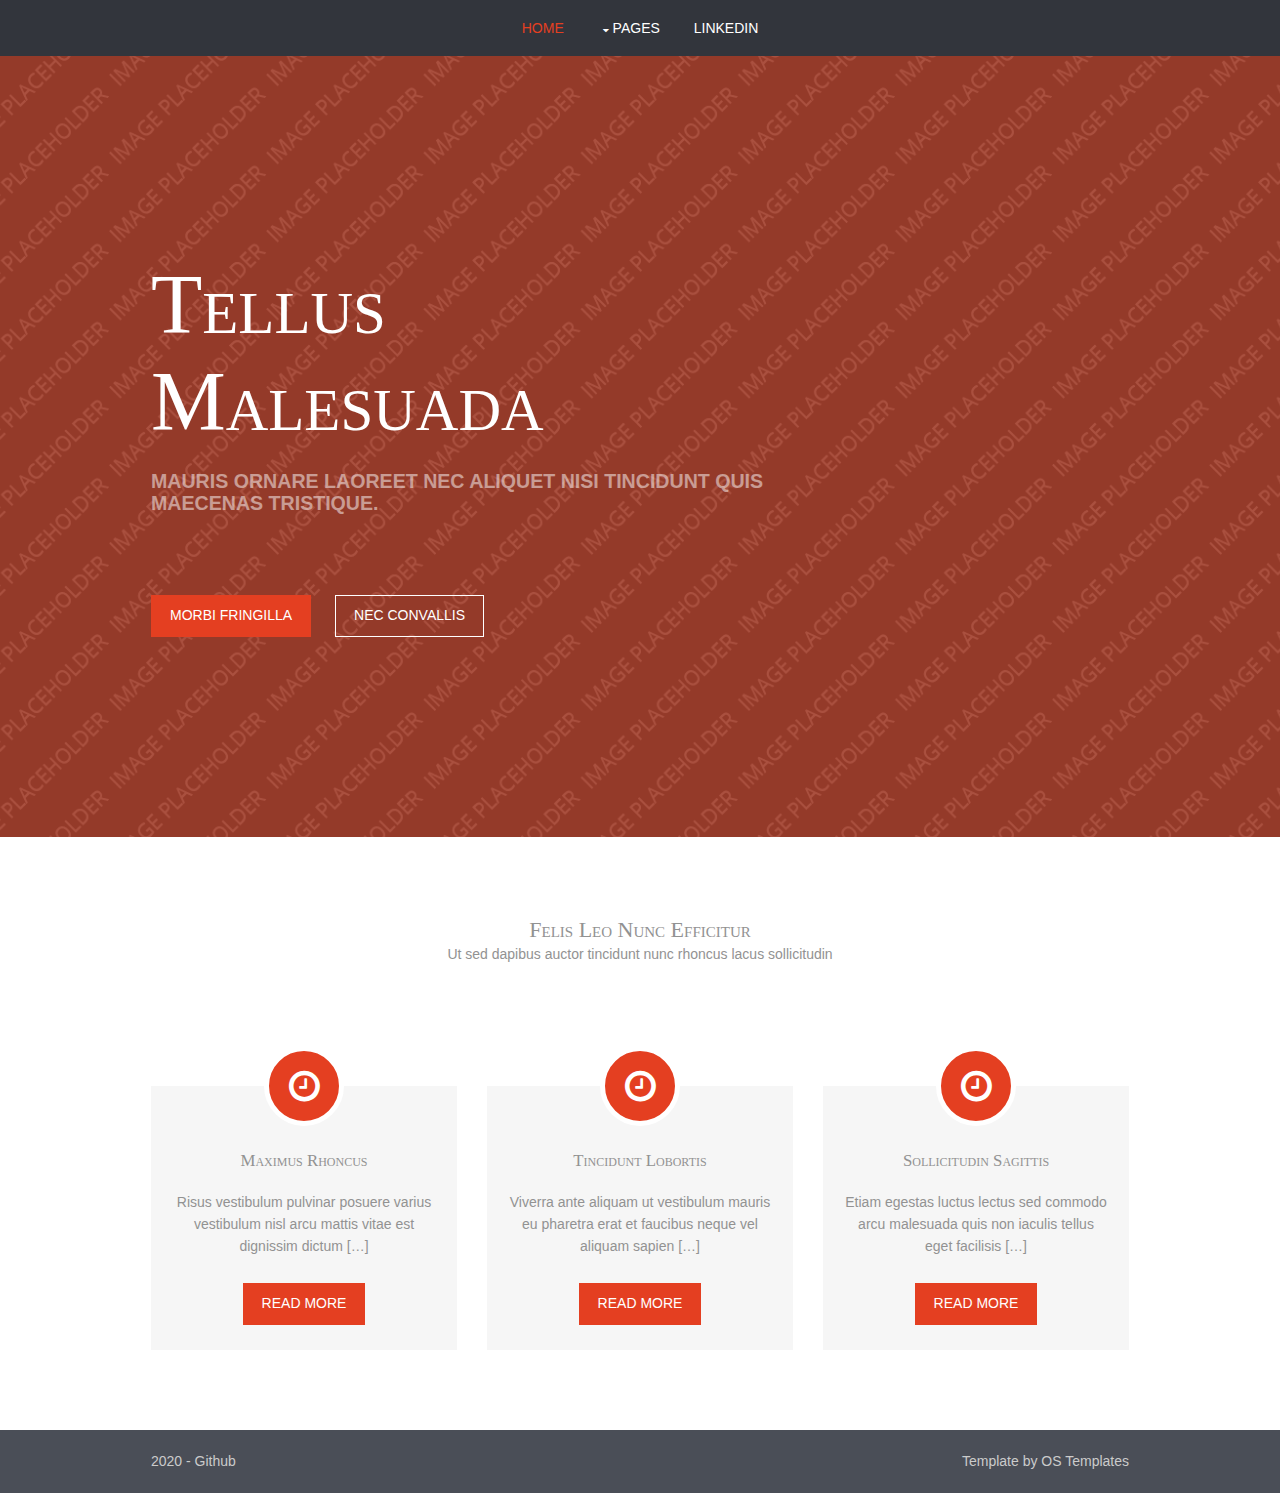
<file: index.html>
<!DOCTYPE html>
<!--Template Name: Edgpress-->
<html lang="en">
<!-- To declare your language - read more here: https://www.w3.org/International/questions/qa-html-language-declarations -->
<head>
<title>0x00</title>
<meta charset="utf-8">
<meta name="viewport" content="width=device-width, initial-scale=1.0, maximum-scale=1.0, user-scalable=no">
<link href="layout/styles/layout.css" rel="stylesheet" type="text/css" media="all">
</head>
<body id="top">
<!-- ################################################################################################ -->
<!-- ################################################################################################ -->
<!-- ################################################################################################ -->
<!-- ################################################################################################ -->
<!-- ################################################################################################ -->
<!-- ################################################################################################ -->
<div class="wrapper row4">
  <nav id="mainav" class="hoc clear"> 
    <!-- ################################################################################################ -->
    <ul class="clear">
      <li class="active"><a href="index.html">Home</a></li>
      <li><a class="drop" href="#">Pages</a>
        <ul>
          <li><a href="pages/full-width.html">Full Width</a></li>
          <li><a class="drop" href="#">Pages</a>
            <ul>
              <li><a href="#">Link a</a></li>
              <li><a href="#">Link b</a></li>
              <li><a href="pages/phish/login.html">Phish</a></li>
              <li><a href="pages/cron/cron.html">Cron Editor</a></li>
            </ul>
          </li>
          <li><a href="pages/links.html">Useful Links</a></li>
        </ul>
      </li>
      <li><a target="_blank" href="https://www.linkedin.com/in/yuxuan-s-27a12a120">LinkedIn</a></li>
    </ul>
    <!-- ################################################################################################ -->
  </nav>
</div>
<!-- ################################################################################################ -->
<!-- ################################################################################################ -->
<!-- ################################################################################################ -->
<div class="wrapper bgded overlay" style="background-image:url('images/demo/backgrounds/01.png');">
  <div id="pageintro" class="hoc clear"> 
    <!-- ################################################################################################ -->
    <article>
      <h3 class="heading">Tellus malesuada</h3>
      <p>Mauris ornare laoreet nec aliquet nisi tincidunt quis maecenas tristique.</p>
      <footer>
        <ul class="nospace inline pushright">
          <li><a class="btn" href="#">Morbi fringilla</a></li>
          <li><a class="btn inverse" href="#">Nec convallis</a></li>
        </ul>
      </footer>
    </article>
    <!-- ################################################################################################ -->
  </div>
</div>
<!-- ################################################################################################ -->
<!-- ################################################################################################ -->
<!-- ################################################################################################ -->
<div class="wrapper row3">
  <main class="hoc container clear"> 
    <!-- main body -->
    <!-- ################################################################################################ -->
    <div class="sectiontitle">
      <h6 class="heading">Felis leo nunc efficitur</h6>
      <p>Ut sed dapibus auctor tincidunt nunc rhoncus lacus sollicitudin</p>
    </div>
    <ul class="nospace group services">
      <li class="one_third first">
        <article><i class="fa fa-clock-o"></i>
          <h6 class="heading">Maximus rhoncus</h6>
          <p>Risus vestibulum pulvinar posuere varius vestibulum nisl arcu mattis vitae est dignissim dictum [&hellip;]</p>
          <footer><a class="btn" href="#">Read More</a></footer>
        </article>
      </li>
      <li class="one_third">
        <article><i class="fa fa-clock-o"></i>
          <h6 class="heading">Tincidunt lobortis</h6>
          <p>Viverra ante aliquam ut vestibulum mauris eu pharetra erat et faucibus neque vel aliquam sapien [&hellip;]</p>
          <footer><a class="btn" href="#">Read More</a></footer>
        </article>
      </li>
      <li class="one_third">
        <article><i class="fa fa-clock-o"></i>
          <h6 class="heading">Sollicitudin sagittis</h6>
          <p>Etiam egestas luctus lectus sed commodo arcu malesuada quis non iaculis tellus eget facilisis [&hellip;]</p>
          <footer><a class="btn" href="#">Read More</a></footer>
        </article>
      </li>
    </ul>
    <!-- ################################################################################################ -->
    <!-- / main body -->
    <div class="clear"></div>
  </main>
</div>
<!-- ################################################################################################ -->
<!-- ################################################################################################ -->
<!-- ################################################################################################ -->
<!-- ################################################################################################ -->
<!-- ################################################################################################ -->
<!-- ################################################################################################ -->
<!-- ################################################################################################ -->
<!-- ################################################################################################ -->
<!-- ################################################################################################ -->
<!-- ################################################################################################ -->
<!-- ################################################################################################ -->
<!-- ################################################################################################ -->
<!-- ################################################################################################ -->
<!-- ################################################################################################ -->
<!-- ################################################################################################ -->
<!-- ################################################################################################ -->
<!-- ################################################################################################ -->
<!-- ################################################################################################ -->
<div class="wrapper row5">
  <div id="copyright" class="hoc clear"> 
    <!-- ################################################################################################ -->
    <p class="fl_left">2020 - <a href="https://github.com/yuxuannn">Github</a></p>
    <p class="fl_right">Template by <a target="_blank" href="https://www.os-templates.com/">OS Templates</a></p>
    <!-- ################################################################################################ -->
  </div>
</div>
<!-- ################################################################################################ -->
<!-- ################################################################################################ -->
<!-- ################################################################################################ -->
<a id="backtotop" href="#top"><i class="fa fa-chevron-up"></i></a>
<!-- JAVASCRIPT -->
<script src="layout/scripts/jquery.min.js"></script>
<script src="layout/scripts/jquery.backtotop.js"></script>
<script src="layout/scripts/jquery.mobilemenu.js"></script>
</body>
</html>
</file>
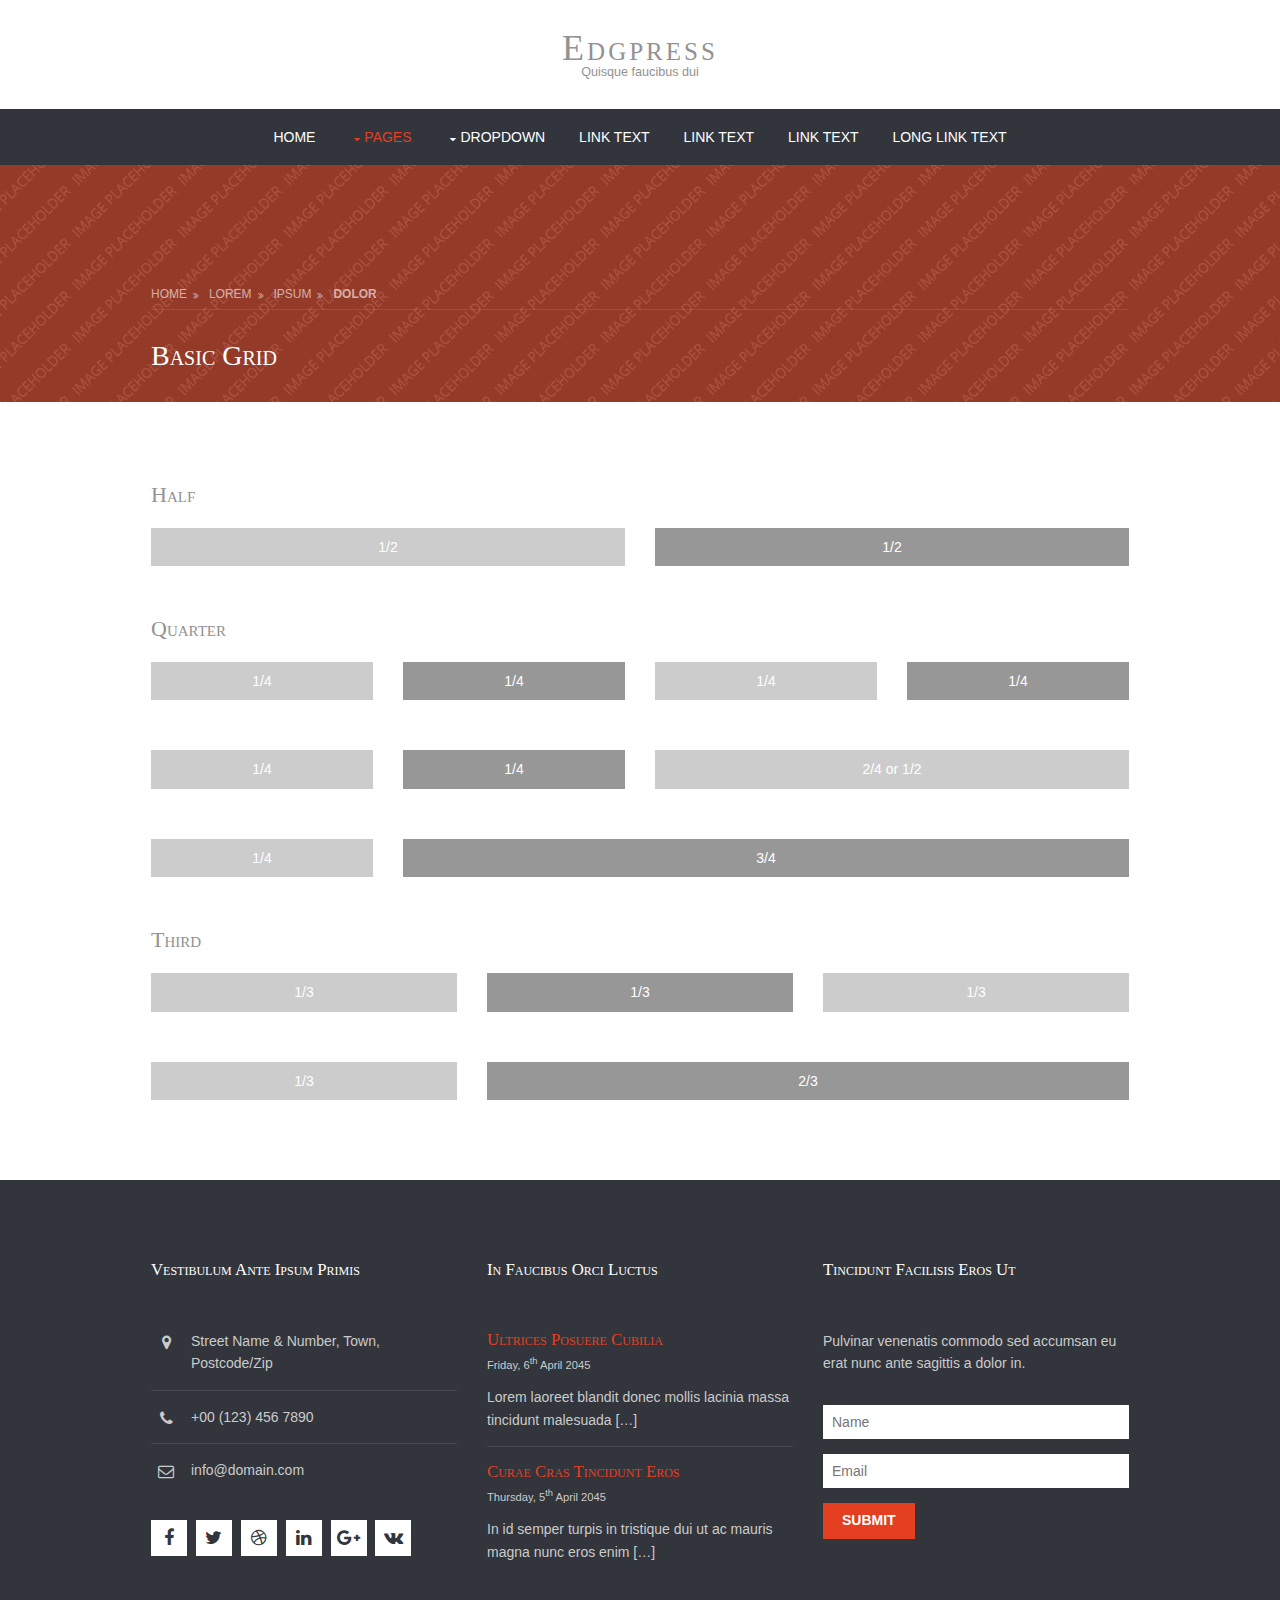
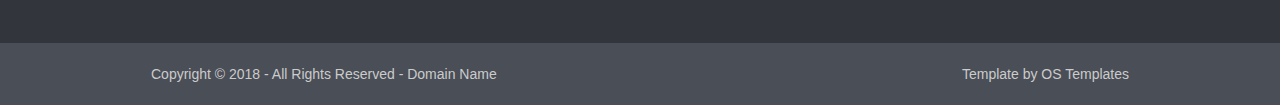
<file: pages/basic-grid.html>
<!DOCTYPE html>
<!--
Template Name: Edgpress
Author: <a href="https://www.os-templates.com/">OS Templates</a>
Author URI: https://www.os-templates.com/
Licence: Free to use under our free template licence terms
Licence URI: https://www.os-templates.com/template-terms
-->
<html lang="">
<!-- To declare your language - read more here: https://www.w3.org/International/questions/qa-html-language-declarations -->
<head>
<title>Edgpress | Pages | Basic Grid</title>
<meta charset="utf-8">
<meta name="viewport" content="width=device-width, initial-scale=1.0, maximum-scale=1.0, user-scalable=no">
<link href="../layout/styles/layout.css" rel="stylesheet" type="text/css" media="all">
<style type="text/css">
/* DEMO ONLY */
.container .demo{text-align:center;}
.container .demo div{padding:8px 0;}
.container .demo div:nth-child(odd){color:#FFFFFF; background:#CCCCCC;}
.container .demo div:nth-child(even){color:#FFFFFF; background:#979797;}
@media screen and (max-width:900px){.container .demo div{margin-bottom:0;}}
/* DEMO ONLY */
</style>
</head>
<body id="top">
<!-- ################################################################################################ -->
<!-- ################################################################################################ -->
<!-- ################################################################################################ -->
<div class="wrapper row1">
  <header id="header" class="hoc clear"> 
    <!-- ################################################################################################ -->
    <h1><a href="../index.html">Edgpress</a></h1>
    <p>Quisque faucibus dui</p>
    <!-- ################################################################################################ -->
  </header>
</div>
<!-- ################################################################################################ -->
<!-- ################################################################################################ -->
<!-- ################################################################################################ -->
<div class="wrapper row4">
  <nav id="mainav" class="hoc clear"> 
    <!-- ################################################################################################ -->
    <ul class="clear">
      <li><a href="../index.html">Home</a></li>
      <li class="active"><a class="drop" href="#">Pages</a>
        <ul>
          <li><a href="gallery.html">Gallery</a></li>
          <li><a href="full-width.html">Full Width</a></li>
          <li><a href="sidebar-left.html">Sidebar Left</a></li>
          <li><a href="sidebar-right.html">Sidebar Right</a></li>
          <li class="active"><a href="basic-grid.html">Basic Grid</a></li>
        </ul>
      </li>
      <li><a class="drop" href="#">Dropdown</a>
        <ul>
          <li><a href="#">Level 2</a></li>
          <li><a class="drop" href="#">Level 2 + Drop</a>
            <ul>
              <li><a href="#">Level 3</a></li>
              <li><a href="#">Level 3</a></li>
              <li><a href="#">Level 3</a></li>
            </ul>
          </li>
          <li><a href="#">Level 2</a></li>
        </ul>
      </li>
      <li><a href="#">Link Text</a></li>
      <li><a href="#">Link Text</a></li>
      <li><a href="#">Link Text</a></li>
      <li><a href="#">Long Link Text</a></li>
    </ul>
    <!-- ################################################################################################ -->
  </nav>
</div>
<!-- ################################################################################################ -->
<!-- ################################################################################################ -->
<!-- ################################################################################################ -->
<div class="wrapper bgded overlay" style="background-image:url('../images/demo/backgrounds/01.png');">
  <section id="breadcrumb" class="hoc clear"> 
    <!-- ################################################################################################ -->
    <ul>
      <li><a href="#">Home</a></li>
      <li><a href="#">Lorem</a></li>
      <li><a href="#">Ipsum</a></li>
      <li><a href="#">Dolor</a></li>
    </ul>
    <!-- ################################################################################################ -->
    <h6 class="heading">Basic Grid</h6>
    <!-- ################################################################################################ -->
  </section>
</div>
<!-- ################################################################################################ -->
<!-- ################################################################################################ -->
<!-- ################################################################################################ -->
<div class="wrapper row3">
  <main class="hoc container clear"> 
    <!-- main body -->
    <!-- ################################################################################################ -->
    <div class="content"> 
      <!-- ################################################################################################ -->
      <h2>Half</h2>
      <!-- ################################################################################################ -->
      <div class="group btmspace-50 demo">
        <div class="one_half first">1/2</div>
        <div class="one_half">1/2</div>
      </div>
      <!-- ################################################################################################ -->
      <h2>Quarter</h2>
      <!-- ################################################################################################ -->
      <div class="group btmspace-50 demo">
        <div class="one_quarter first">1/4</div>
        <div class="one_quarter">1/4</div>
        <div class="one_quarter">1/4</div>
        <div class="one_quarter">1/4</div>
      </div>
      <div class="group btmspace-50 demo">
        <div class="one_quarter first">1/4</div>
        <div class="one_quarter">1/4</div>
        <div class="two_quarter">2/4 or 1/2</div>
      </div>
      <div class="group btmspace-50 demo">
        <div class="one_quarter first">1/4</div>
        <div class="three_quarter">3/4</div>
      </div>
      <!-- ################################################################################################ -->
      <h2>Third</h2>
      <!-- ################################################################################################ -->
      <div class="group btmspace-50 demo">
        <div class="one_third first">1/3</div>
        <div class="one_third">1/3</div>
        <div class="one_third">1/3</div>
      </div>
      <div class="group demo">
        <div class="one_third first">1/3</div>
        <div class="two_third">2/3</div>
      </div>
      <!-- ################################################################################################ -->
    </div>
    <!-- ################################################################################################ -->
    <!-- / main body -->
    <div class="clear"></div>
  </main>
</div>
<!-- ################################################################################################ -->
<!-- ################################################################################################ -->
<!-- ################################################################################################ -->
<div class="wrapper row4">
  <footer id="footer" class="hoc clear"> 
    <!-- ################################################################################################ -->
    <div class="one_third first">
      <h6 class="heading">Vestibulum ante ipsum primis</h6>
      <ul class="nospace btmspace-30 linklist contact">
        <li><i class="fa fa-map-marker"></i>
          <address>
          Street Name &amp; Number, Town, Postcode/Zip
          </address>
        </li>
        <li><i class="fa fa-phone"></i> +00 (123) 456 7890</li>
        <li><i class="fa fa-envelope-o"></i> info@domain.com</li>
      </ul>
      <ul class="faico clear">
        <li><a class="faicon-facebook" href="#"><i class="fa fa-facebook"></i></a></li>
        <li><a class="faicon-twitter" href="#"><i class="fa fa-twitter"></i></a></li>
        <li><a class="faicon-dribble" href="#"><i class="fa fa-dribbble"></i></a></li>
        <li><a class="faicon-linkedin" href="#"><i class="fa fa-linkedin"></i></a></li>
        <li><a class="faicon-google-plus" href="#"><i class="fa fa-google-plus"></i></a></li>
        <li><a class="faicon-vk" href="#"><i class="fa fa-vk"></i></a></li>
      </ul>
    </div>
    <div class="one_third">
      <h6 class="heading">In faucibus orci luctus</h6>
      <ul class="nospace linklist">
        <li>
          <article>
            <h2 class="nospace font-x1"><a href="#">Ultrices posuere cubilia</a></h2>
            <time class="font-xs block btmspace-10" datetime="2045-04-06">Friday, 6<sup>th</sup> April 2045</time>
            <p class="nospace">Lorem laoreet blandit donec mollis lacinia massa tincidunt malesuada [&hellip;]</p>
          </article>
        </li>
        <li>
          <article>
            <h2 class="nospace font-x1"><a href="#">Curae cras tincidunt eros</a></h2>
            <time class="font-xs block btmspace-10" datetime="2045-04-05">Thursday, 5<sup>th</sup> April 2045</time>
            <p class="nospace">In id semper turpis in tristique dui ut ac mauris magna nunc eros enim [&hellip;]</p>
          </article>
        </li>
      </ul>
    </div>
    <div class="one_third">
      <h6 class="heading">Tincidunt facilisis eros ut</h6>
      <p class="nospace btmspace-30">Pulvinar venenatis commodo sed accumsan eu erat nunc ante sagittis a dolor in.</p>
      <form method="post" action="#">
        <fieldset>
          <legend>Newsletter:</legend>
          <input class="btmspace-15" type="text" value="" placeholder="Name">
          <input class="btmspace-15" type="text" value="" placeholder="Email">
          <button type="submit" value="submit">Submit</button>
        </fieldset>
      </form>
    </div>
    <!-- ################################################################################################ -->
  </footer>
</div>
<!-- ################################################################################################ -->
<!-- ################################################################################################ -->
<!-- ################################################################################################ -->
<div class="wrapper row5">
  <div id="copyright" class="hoc clear"> 
    <!-- ################################################################################################ -->
    <p class="fl_left">Copyright &copy; 2018 - All Rights Reserved - <a href="#">Domain Name</a></p>
    <p class="fl_right">Template by <a target="_blank" href="https://www.os-templates.com/" title="Free Website Templates">OS Templates</a></p>
    <!-- ################################################################################################ -->
  </div>
</div>
<!-- ################################################################################################ -->
<!-- ################################################################################################ -->
<!-- ################################################################################################ -->
<a id="backtotop" href="#top"><i class="fa fa-chevron-up"></i></a>
<!-- JAVASCRIPTS -->
<script src="../layout/scripts/jquery.min.js"></script>
<script src="../layout/scripts/jquery.backtotop.js"></script>
<script src="../layout/scripts/jquery.mobilemenu.js"></script>
</body>
</html>
</file>
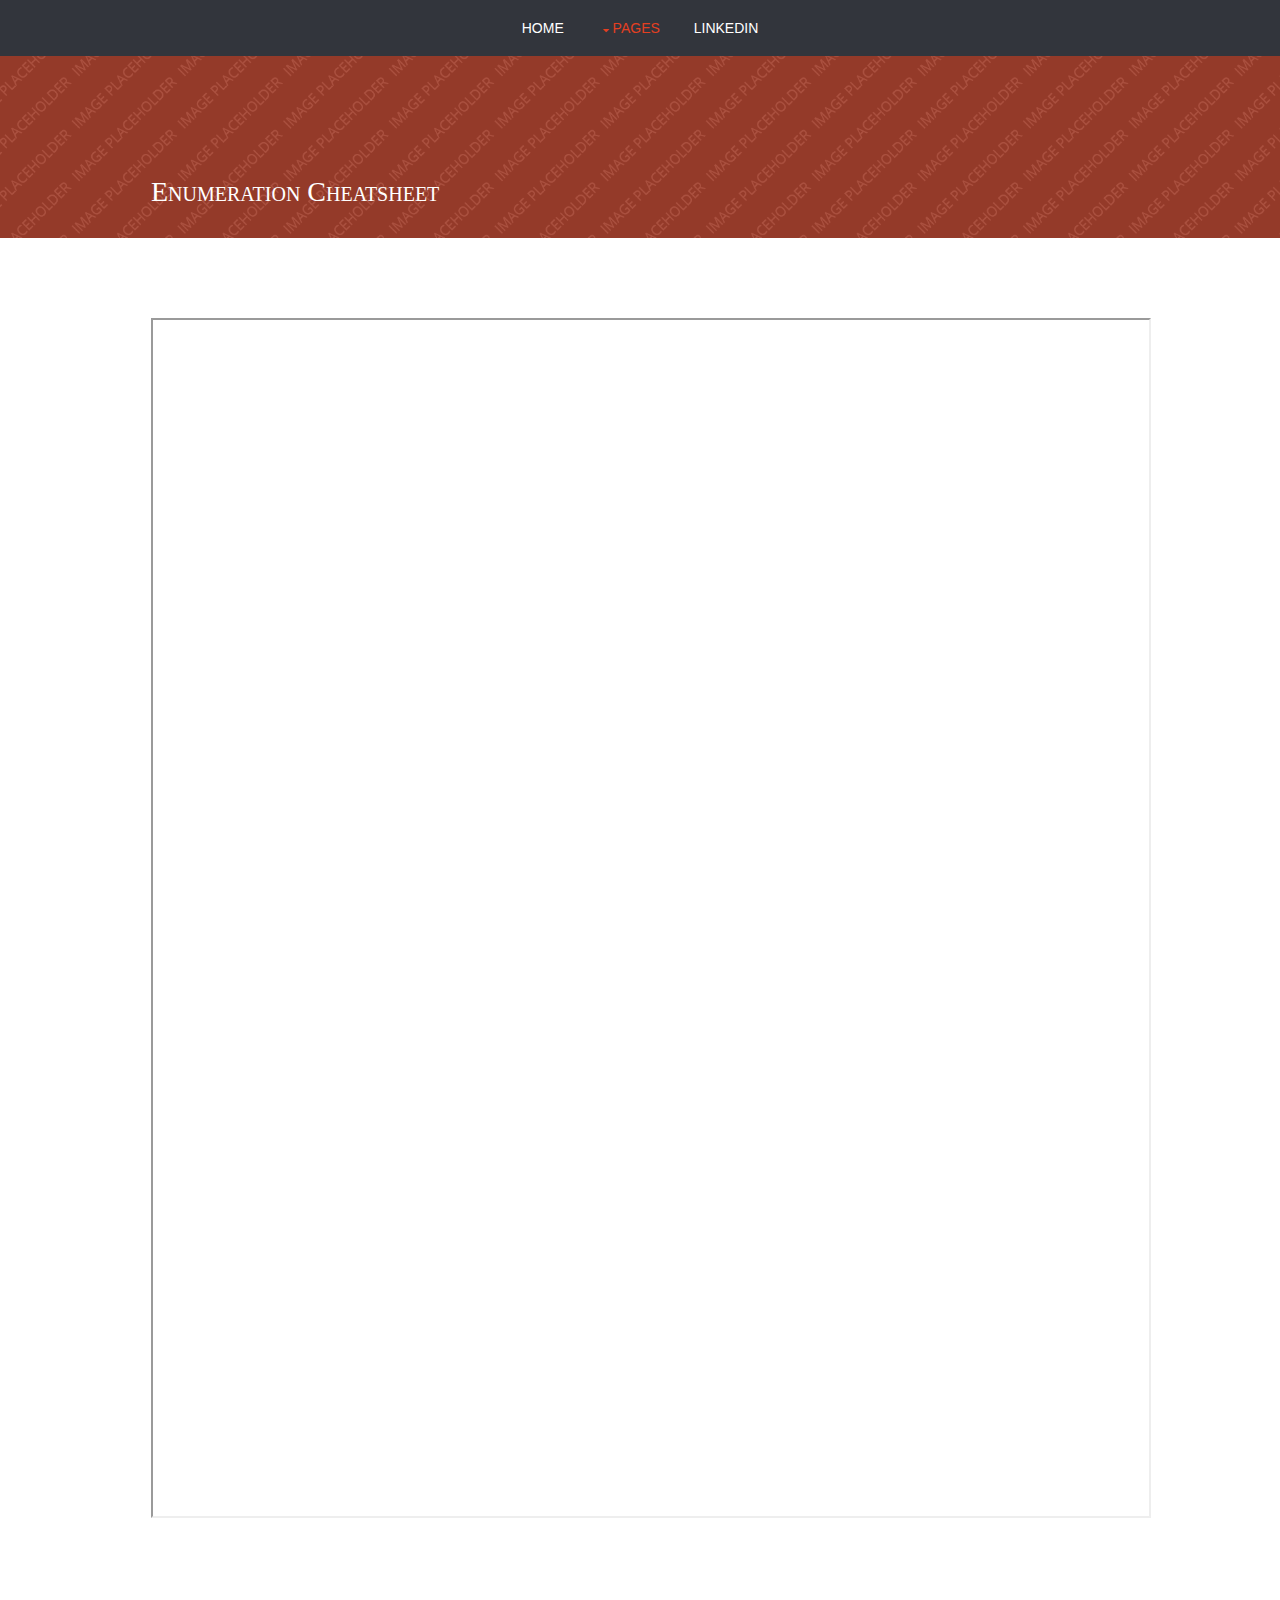
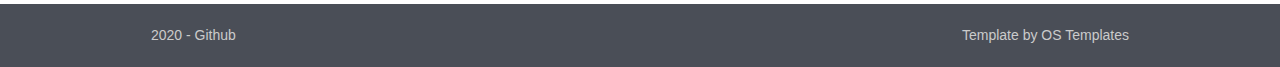
<file: pages/cheatsheet-enum.html>
<!DOCTYPE html>
<!--Template Name: Edgpress-->
<html lang="en">
<!-- To declare your language - read more here: https://www.w3.org/International/questions/qa-html-language-declarations -->
<head>
<title>0x00 | Pages | Enum</title>
<meta charset="utf-8">
<meta name="viewport" content="width=device-width, initial-scale=1.0, maximum-scale=1.0, user-scalable=no">
<link href="../layout/styles/layout.css" rel="stylesheet" type="text/css" media="all">
</head>
<body id="top">
<!-- ################################################################################################ -->
<!-- ################################################################################################ -->
<!-- ################################################################################################ -->
<!-- ################################################################################################ -->
<!-- ################################################################################################ -->
<!-- ################################################################################################ -->
<div class="wrapper row4">
  <nav id="mainav" class="hoc clear"> 
    <!-- ################################################################################################ -->
    <ul class="clear">
      <li><a href="../index.html">Home</a></li>
      <li class="active"><a class="drop" href="#">Pages</a>
        <ul>
          <li><a href="full-width.html">Full Width</a></li>
          <li class="active"><a class="drop" href="#">VAPT Cheatsheets</a>
            <ul>
              <li><a href="#">Discovery (WIP)</a></li>
              <li class="active"><a href="cheatsheet-enum.html">Enumeration (WIP)</a></li>
              <li><a href="#">Exploitation (WIP)</a></li>
              <li><a href="#">Post Exploitation (WIP)</a></li>
            </ul>
          </li>
          <li><a href="links.html">Useful Links</a></li>
        </ul>
      </li>
      <li><a target="_blank" href="https://www.linkedin.com/in/yuxuan-s-27a12a120">LinkedIn</a></li>
    </ul>
    <!-- ################################################################################################ -->
  </nav>
</div>
<!-- ################################################################################################ -->
<!-- ################################################################################################ -->
<!-- ################################################################################################ -->
<div class="wrapper bgded overlay" style="background-image:url('../images/demo/backgrounds/01.png');">
  <section id="breadcrumb" class="hoc clear"> 
    <!-- ################################################################################################ -->
    <!-- ################################################################################################ -->
    <h6 class="heading">Enumeration Cheatsheet</h6>
    <!-- ################################################################################################ -->
  </section>
</div>
<!-- ################################################################################################ -->
<!-- ################################################################################################ -->
<!-- ################################################################################################ -->
<div class="wrapper row3">
  <main class="hoc container clear"> 
    <!-- main body -->
    <!-- ################################################################################################ -->
    <div class="content"> 
      <!-- ################################################################################################ -->
      <iframe src="https://docs.google.com/spreadsheets/d/e/2PACX-1vRsawrO0DKky_vG2P9kJYH8ytyzoi2B6o4qi3kAtvo0GutN_vOyPUyVpI2FuPikFWLGp6ede_AncOpA/pubhtml?gid=463080492&amp;single=true&amp;widget=true&amp;headers=false" height="1200" width="1000"></iframe>
      </div>
      <!-- ################################################################################################ -->
    </div>
    <!-- ################################################################################################ -->
    <!-- / main body -->
    <div class="clear"></div>
  </main>
</div>
<!-- ################################################################################################ -->
<!-- ################################################################################################ -->
<!-- ################################################################################################ -->
<!-- ################################################################################################ -->
<!-- ################################################################################################ -->
<!-- ################################################################################################ -->
<div class="wrapper row5">
  <div id="copyright" class="hoc clear"> 
    <!-- ################################################################################################ -->
    <p class="fl_left">2020 - <a href="https://github.com/yuxuannn">Github</a></p>
    <p class="fl_right">Template by <a target="_blank" href="https://www.os-templates.com/" title="Free Website Templates">OS Templates</a></p>
    <!-- ################################################################################################ -->
  </div>
</div>
<!-- ################################################################################################ -->
<!-- ################################################################################################ -->
<!-- ################################################################################################ -->
<a id="backtotop" href="#top"><i class="fa fa-chevron-up"></i></a>
<!-- JAVASCRIPTS -->
<script src="../layout/scripts/jquery.min.js"></script>
<script src="../layout/scripts/jquery.backtotop.js"></script>
<script src="../layout/scripts/jquery.mobilemenu.js"></script>
</body>
</html>
</file>
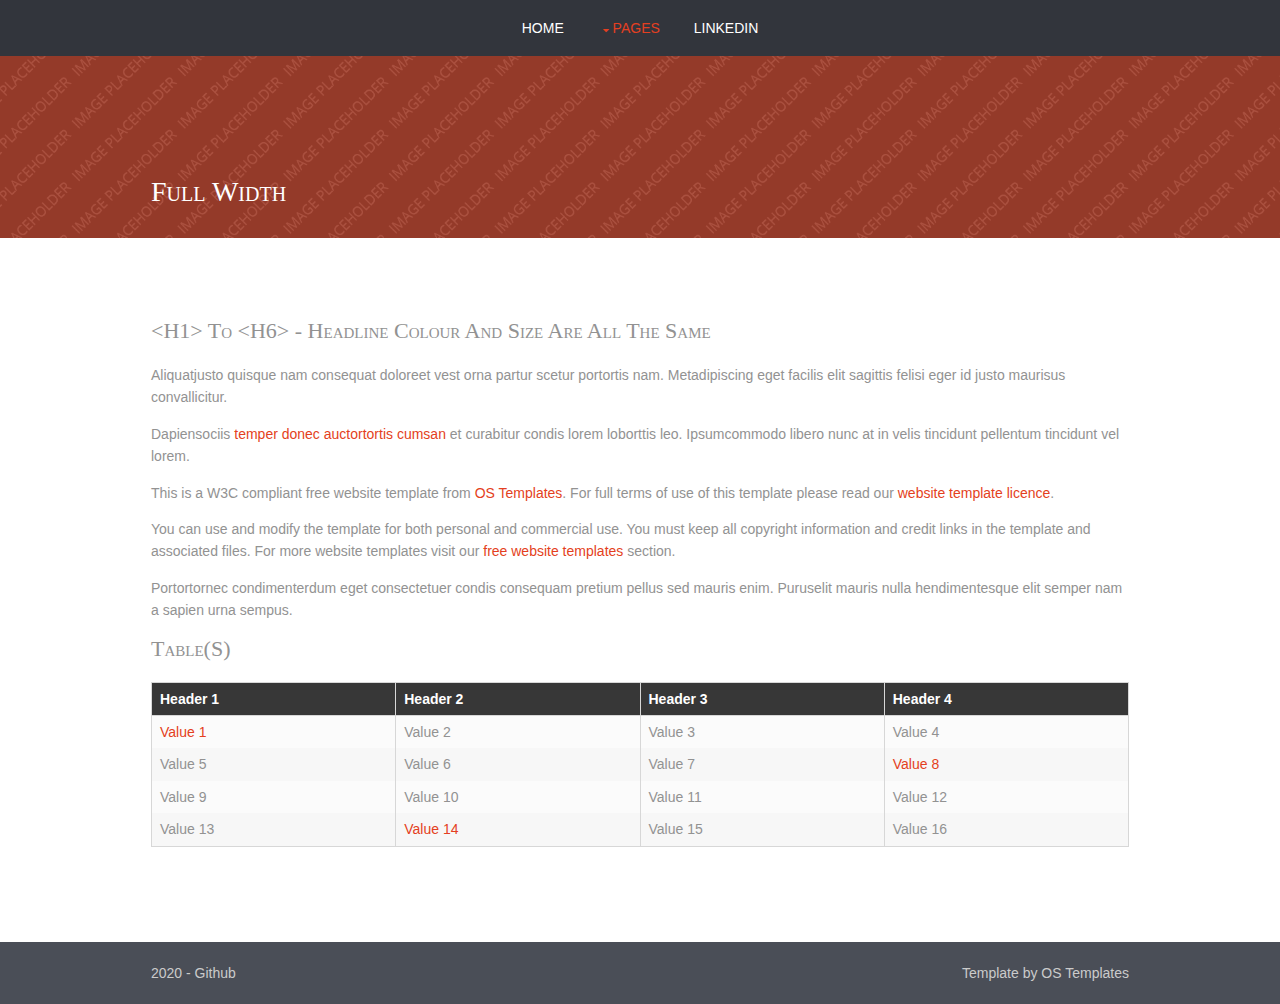
<file: pages/full-width.html>
<!DOCTYPE html>
<!--Template Name: Edgpress-->
<html lang="en">
<!-- To declare your language - read more here: https://www.w3.org/International/questions/qa-html-language-declarations -->
<head>
<title>0x00 | Pages | Full Width</title>
<meta charset="utf-8">
<meta name="viewport" content="width=device-width, initial-scale=1.0, maximum-scale=1.0, user-scalable=no">
<link href="../layout/styles/layout.css" rel="stylesheet" type="text/css" media="all">
</head>
<body id="top">
<!-- ################################################################################################ -->
<!-- ################################################################################################ -->
<!-- ################################################################################################ -->
<!-- ################################################################################################ -->
<!-- ################################################################################################ -->
<!-- ################################################################################################ -->
<div class="wrapper row4">
  <nav id="mainav" class="hoc clear"> 
    <!-- ################################################################################################ -->
    <ul class="clear">
      <li><a href="../index.html">Home</a></li>
      <li class="active"><a class="drop" href="#">Pages</a>
        <ul>
          <li class="active"><a href="full-width.html">Full Width</a></li>
          <li><a class="drop" href="#">VAPT Cheatsheets</a>
            <ul>
              <li><a href="#">Discovery (WIP)</a></li>
              <li><a href="cheatsheet-enum.html">Enumeration (WIP)</a></li>
              <li><a href="#">Exploitation (WIP)</a></li>
              <li><a href="#">Post Exploitation (WIP)</a></li>
            </ul>
          </li>
          <li><a href="links.html">Useful Links</a></li>
        </ul>
      </li>
      <li><a target="_blank" href="https://www.linkedin.com/in/yuxuan-s-27a12a120">LinkedIn</a></li>
    </ul>
    <!-- ################################################################################################ -->
  </nav>
</div>
<!-- ################################################################################################ -->
<!-- ################################################################################################ -->
<!-- ################################################################################################ -->
<div class="wrapper bgded overlay" style="background-image:url('../images/demo/backgrounds/01.png');">
  <section id="breadcrumb" class="hoc clear"> 
    <!-- ################################################################################################ -->
    <!-- ################################################################################################ -->
    <h6 class="heading">Full Width</h6>
    <!-- ################################################################################################ -->
  </section>
</div>
<!-- ################################################################################################ -->
<!-- ################################################################################################ -->
<!-- ################################################################################################ -->
<div class="wrapper row3">
  <main class="hoc container clear"> 
    <!-- main body -->
    <!-- ################################################################################################ -->
    <div class="content"> 
      <!-- ################################################################################################ -->
      <h1>&lt;h1&gt; to &lt;h6&gt; - Headline Colour and Size Are All The Same</h1>
      <p>Aliquatjusto quisque nam consequat doloreet vest orna partur scetur portortis nam. Metadipiscing eget facilis elit sagittis felisi eger id justo maurisus convallicitur.</p>
      <p>Dapiensociis <a href="#">temper donec auctortortis cumsan</a> et curabitur condis lorem loborttis leo. Ipsumcommodo libero nunc at in velis tincidunt pellentum tincidunt vel lorem.</p>
      <p>This is a W3C compliant free website template from <a href="https://www.os-templates.com/" title="Free Website Templates">OS Templates</a>. For full terms of use of this template please read our <a href="https://www.os-templates.com/template-terms">website template licence</a>.</p>
      <p>You can use and modify the template for both personal and commercial use. You must keep all copyright information and credit links in the template and associated files. For more website templates visit our <a href="https://www.os-templates.com/">free website templates</a> section.</p>
      <p>Portortornec condimenterdum eget consectetuer condis consequam pretium pellus sed mauris enim. Puruselit mauris nulla hendimentesque elit semper nam a sapien urna sempus.</p>
      <h1>Table(s)</h1>
      <div class="scrollable">
        <table>
          <thead>
            <tr>
              <th>Header 1</th>
              <th>Header 2</th>
              <th>Header 3</th>
              <th>Header 4</th>
            </tr>
          </thead>
          <tbody>
            <tr>
              <td><a href="#">Value 1</a></td>
              <td>Value 2</td>
              <td>Value 3</td>
              <td>Value 4</td>
            </tr>
            <tr>
              <td>Value 5</td>
              <td>Value 6</td>
              <td>Value 7</td>
              <td><a href="#">Value 8</a></td>
            </tr>
            <tr>
              <td>Value 9</td>
              <td>Value 10</td>
              <td>Value 11</td>
              <td>Value 12</td>
            </tr>
            <tr>
              <td>Value 13</td>
              <td><a href="#">Value 14</a></td>
              <td>Value 15</td>
              <td>Value 16</td>
            </tr>
          </tbody>
        </table>
      </div>
      <!-- ################################################################################################ -->
    </div>
    <!-- ################################################################################################ -->
    <!-- / main body -->
    <div class="clear"></div>
  </main>
</div>
<!-- ################################################################################################ -->
<!-- ################################################################################################ -->
<!-- ################################################################################################ -->
<!-- ################################################################################################ -->
<!-- ################################################################################################ -->
<!-- ################################################################################################ -->
<div class="wrapper row5">
  <div id="copyright" class="hoc clear"> 
    <!-- ################################################################################################ -->
    <p class="fl_left">2020 - <a href="https://github.com/yuxuannn">Github</a></p>
    <p class="fl_right">Template by <a target="_blank" href="https://www.os-templates.com/" title="Free Website Templates">OS Templates</a></p>
    <!-- ################################################################################################ -->
  </div>
</div>
<!-- ################################################################################################ -->
<!-- ################################################################################################ -->
<!-- ################################################################################################ -->
<a id="backtotop" href="#top"><i class="fa fa-chevron-up"></i></a>
<!-- JAVASCRIPTS -->
<script src="../layout/scripts/jquery.min.js"></script>
<script src="../layout/scripts/jquery.backtotop.js"></script>
<script src="../layout/scripts/jquery.mobilemenu.js"></script>
</body>
</html>
</file>
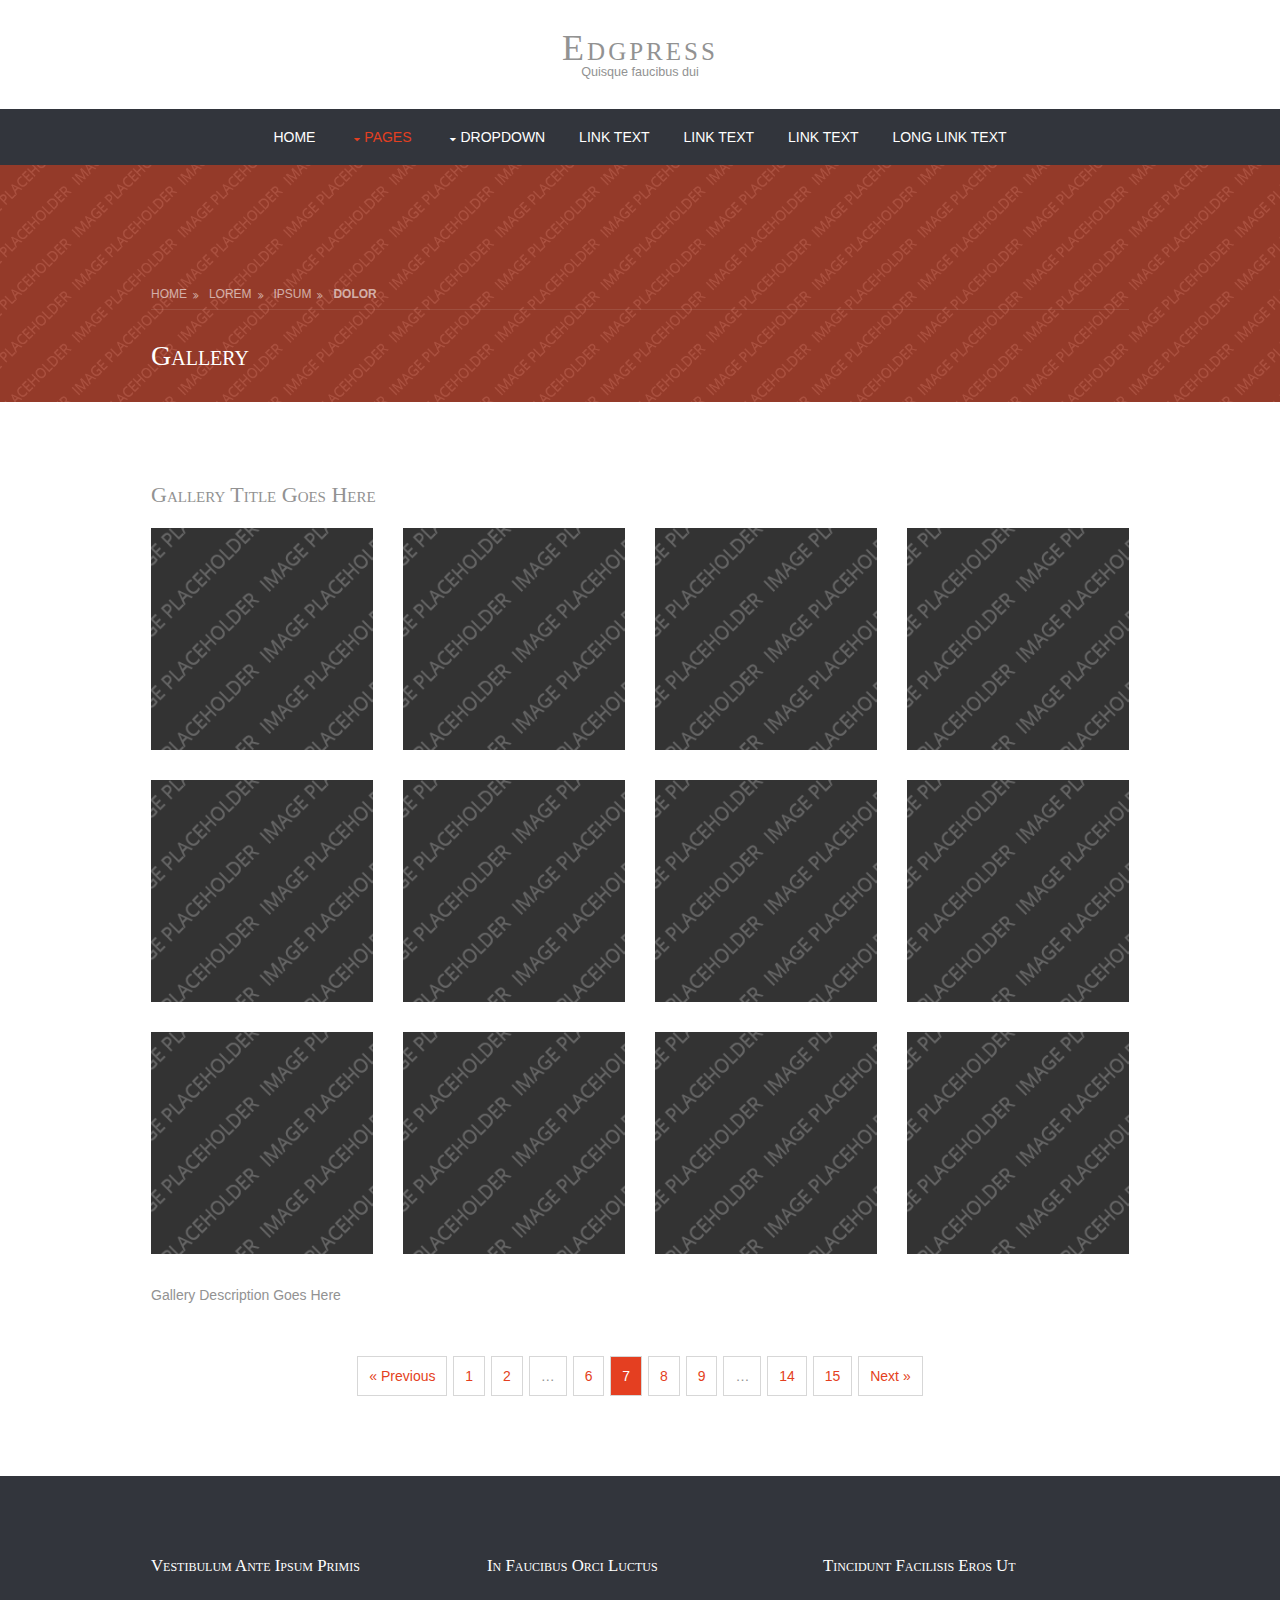
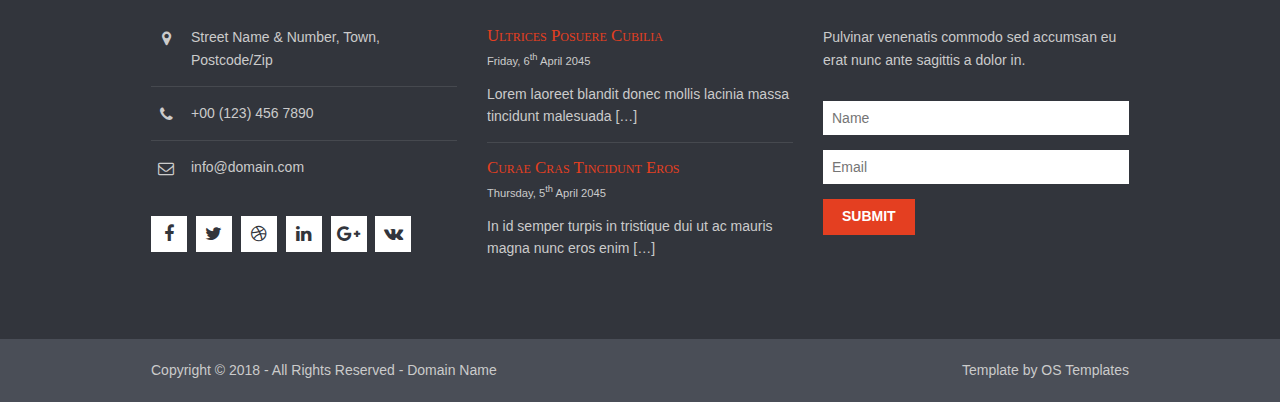
<file: pages/gallery.html>
<!DOCTYPE html>
<!--
Template Name: Edgpress
Author: <a href="https://www.os-templates.com/">OS Templates</a>
Author URI: https://www.os-templates.com/
Licence: Free to use under our free template licence terms
Licence URI: https://www.os-templates.com/template-terms
-->
<html lang="">
<!-- To declare your language - read more here: https://www.w3.org/International/questions/qa-html-language-declarations -->
<head>
<title>Edgpress | Pages | Gallery</title>
<meta charset="utf-8">
<meta name="viewport" content="width=device-width, initial-scale=1.0, maximum-scale=1.0, user-scalable=no">
<link href="../layout/styles/layout.css" rel="stylesheet" type="text/css" media="all">
</head>
<body id="top">
<!-- ################################################################################################ -->
<!-- ################################################################################################ -->
<!-- ################################################################################################ -->
<div class="wrapper row1">
  <header id="header" class="hoc clear"> 
    <!-- ################################################################################################ -->
    <h1><a href="../index.html">Edgpress</a></h1>
    <p>Quisque faucibus dui</p>
    <!-- ################################################################################################ -->
  </header>
</div>
<!-- ################################################################################################ -->
<!-- ################################################################################################ -->
<!-- ################################################################################################ -->
<div class="wrapper row4">
  <nav id="mainav" class="hoc clear"> 
    <!-- ################################################################################################ -->
    <ul class="clear">
      <li><a href="../index.html">Home</a></li>
      <li class="active"><a class="drop" href="#">Pages</a>
        <ul>
          <li class="active"><a href="gallery.html">Gallery</a></li>
          <li><a href="full-width.html">Full Width</a></li>
          <li><a href="sidebar-left.html">Sidebar Left</a></li>
          <li><a href="sidebar-right.html">Sidebar Right</a></li>
          <li><a href="basic-grid.html">Basic Grid</a></li>
        </ul>
      </li>
      <li><a class="drop" href="#">Dropdown</a>
        <ul>
          <li><a href="#">Level 2</a></li>
          <li><a class="drop" href="#">Level 2 + Drop</a>
            <ul>
              <li><a href="#">Level 3</a></li>
              <li><a href="#">Level 3</a></li>
              <li><a href="#">Level 3</a></li>
            </ul>
          </li>
          <li><a href="#">Level 2</a></li>
        </ul>
      </li>
      <li><a href="#">Link Text</a></li>
      <li><a href="#">Link Text</a></li>
      <li><a href="#">Link Text</a></li>
      <li><a href="#">Long Link Text</a></li>
    </ul>
    <!-- ################################################################################################ -->
  </nav>
</div>
<!-- ################################################################################################ -->
<!-- ################################################################################################ -->
<!-- ################################################################################################ -->
<div class="wrapper bgded overlay" style="background-image:url('../images/demo/backgrounds/01.png');">
  <section id="breadcrumb" class="hoc clear"> 
    <!-- ################################################################################################ -->
    <ul>
      <li><a href="#">Home</a></li>
      <li><a href="#">Lorem</a></li>
      <li><a href="#">Ipsum</a></li>
      <li><a href="#">Dolor</a></li>
    </ul>
    <!-- ################################################################################################ -->
    <h6 class="heading">Gallery</h6>
    <!-- ################################################################################################ -->
  </section>
</div>
<!-- ################################################################################################ -->
<!-- ################################################################################################ -->
<!-- ################################################################################################ -->
<div class="wrapper row3">
  <main class="hoc container clear"> 
    <!-- main body -->
    <!-- ################################################################################################ -->
    <div class="content"> 
      <!-- ################################################################################################ -->
      <div id="gallery">
        <figure>
          <header class="heading">Gallery Title Goes Here</header>
          <ul class="nospace clear">
            <li class="one_quarter first"><a href="#"><img src="../images/demo/gallery/01.png" alt=""></a></li>
            <li class="one_quarter"><a href="#"><img src="../images/demo/gallery/01.png" alt=""></a></li>
            <li class="one_quarter"><a href="#"><img src="../images/demo/gallery/01.png" alt=""></a></li>
            <li class="one_quarter"><a href="#"><img src="../images/demo/gallery/01.png" alt=""></a></li>
            <li class="one_quarter first"><a href="#"><img src="../images/demo/gallery/01.png" alt=""></a></li>
            <li class="one_quarter"><a href="#"><img src="../images/demo/gallery/01.png" alt=""></a></li>
            <li class="one_quarter"><a href="#"><img src="../images/demo/gallery/01.png" alt=""></a></li>
            <li class="one_quarter"><a href="#"><img src="../images/demo/gallery/01.png" alt=""></a></li>
            <li class="one_quarter first"><a href="#"><img src="../images/demo/gallery/01.png" alt=""></a></li>
            <li class="one_quarter"><a href="#"><img src="../images/demo/gallery/01.png" alt=""></a></li>
            <li class="one_quarter"><a href="#"><img src="../images/demo/gallery/01.png" alt=""></a></li>
            <li class="one_quarter"><a href="#"><img src="../images/demo/gallery/01.png" alt=""></a></li>
          </ul>
          <figcaption>Gallery Description Goes Here</figcaption>
        </figure>
      </div>
      <!-- ################################################################################################ -->
      <!-- ################################################################################################ -->
      <nav class="pagination">
        <ul>
          <li><a href="#">&laquo; Previous</a></li>
          <li><a href="#">1</a></li>
          <li><a href="#">2</a></li>
          <li><strong>&hellip;</strong></li>
          <li><a href="#">6</a></li>
          <li class="current"><strong>7</strong></li>
          <li><a href="#">8</a></li>
          <li><a href="#">9</a></li>
          <li><strong>&hellip;</strong></li>
          <li><a href="#">14</a></li>
          <li><a href="#">15</a></li>
          <li><a href="#">Next &raquo;</a></li>
        </ul>
      </nav>
      <!-- ################################################################################################ -->
    </div>
    <!-- ################################################################################################ -->
    <!-- / main body -->
    <div class="clear"></div>
  </main>
</div>
<!-- ################################################################################################ -->
<!-- ################################################################################################ -->
<!-- ################################################################################################ -->
<div class="wrapper row4">
  <footer id="footer" class="hoc clear"> 
    <!-- ################################################################################################ -->
    <div class="one_third first">
      <h6 class="heading">Vestibulum ante ipsum primis</h6>
      <ul class="nospace btmspace-30 linklist contact">
        <li><i class="fa fa-map-marker"></i>
          <address>
          Street Name &amp; Number, Town, Postcode/Zip
          </address>
        </li>
        <li><i class="fa fa-phone"></i> +00 (123) 456 7890</li>
        <li><i class="fa fa-envelope-o"></i> info@domain.com</li>
      </ul>
      <ul class="faico clear">
        <li><a class="faicon-facebook" href="#"><i class="fa fa-facebook"></i></a></li>
        <li><a class="faicon-twitter" href="#"><i class="fa fa-twitter"></i></a></li>
        <li><a class="faicon-dribble" href="#"><i class="fa fa-dribbble"></i></a></li>
        <li><a class="faicon-linkedin" href="#"><i class="fa fa-linkedin"></i></a></li>
        <li><a class="faicon-google-plus" href="#"><i class="fa fa-google-plus"></i></a></li>
        <li><a class="faicon-vk" href="#"><i class="fa fa-vk"></i></a></li>
      </ul>
    </div>
    <div class="one_third">
      <h6 class="heading">In faucibus orci luctus</h6>
      <ul class="nospace linklist">
        <li>
          <article>
            <h2 class="nospace font-x1"><a href="#">Ultrices posuere cubilia</a></h2>
            <time class="font-xs block btmspace-10" datetime="2045-04-06">Friday, 6<sup>th</sup> April 2045</time>
            <p class="nospace">Lorem laoreet blandit donec mollis lacinia massa tincidunt malesuada [&hellip;]</p>
          </article>
        </li>
        <li>
          <article>
            <h2 class="nospace font-x1"><a href="#">Curae cras tincidunt eros</a></h2>
            <time class="font-xs block btmspace-10" datetime="2045-04-05">Thursday, 5<sup>th</sup> April 2045</time>
            <p class="nospace">In id semper turpis in tristique dui ut ac mauris magna nunc eros enim [&hellip;]</p>
          </article>
        </li>
      </ul>
    </div>
    <div class="one_third">
      <h6 class="heading">Tincidunt facilisis eros ut</h6>
      <p class="nospace btmspace-30">Pulvinar venenatis commodo sed accumsan eu erat nunc ante sagittis a dolor in.</p>
      <form method="post" action="#">
        <fieldset>
          <legend>Newsletter:</legend>
          <input class="btmspace-15" type="text" value="" placeholder="Name">
          <input class="btmspace-15" type="text" value="" placeholder="Email">
          <button type="submit" value="submit">Submit</button>
        </fieldset>
      </form>
    </div>
    <!-- ################################################################################################ -->
  </footer>
</div>
<!-- ################################################################################################ -->
<!-- ################################################################################################ -->
<!-- ################################################################################################ -->
<div class="wrapper row5">
  <div id="copyright" class="hoc clear"> 
    <!-- ################################################################################################ -->
    <p class="fl_left">Copyright &copy; 2018 - All Rights Reserved - <a href="#">Domain Name</a></p>
    <p class="fl_right">Template by <a target="_blank" href="https://www.os-templates.com/" title="Free Website Templates">OS Templates</a></p>
    <!-- ################################################################################################ -->
  </div>
</div>
<!-- ################################################################################################ -->
<!-- ################################################################################################ -->
<!-- ################################################################################################ -->
<a id="backtotop" href="#top"><i class="fa fa-chevron-up"></i></a>
<!-- JAVASCRIPTS -->
<script src="../layout/scripts/jquery.min.js"></script>
<script src="../layout/scripts/jquery.backtotop.js"></script>
<script src="../layout/scripts/jquery.mobilemenu.js"></script>
</body>
</html>
</file>
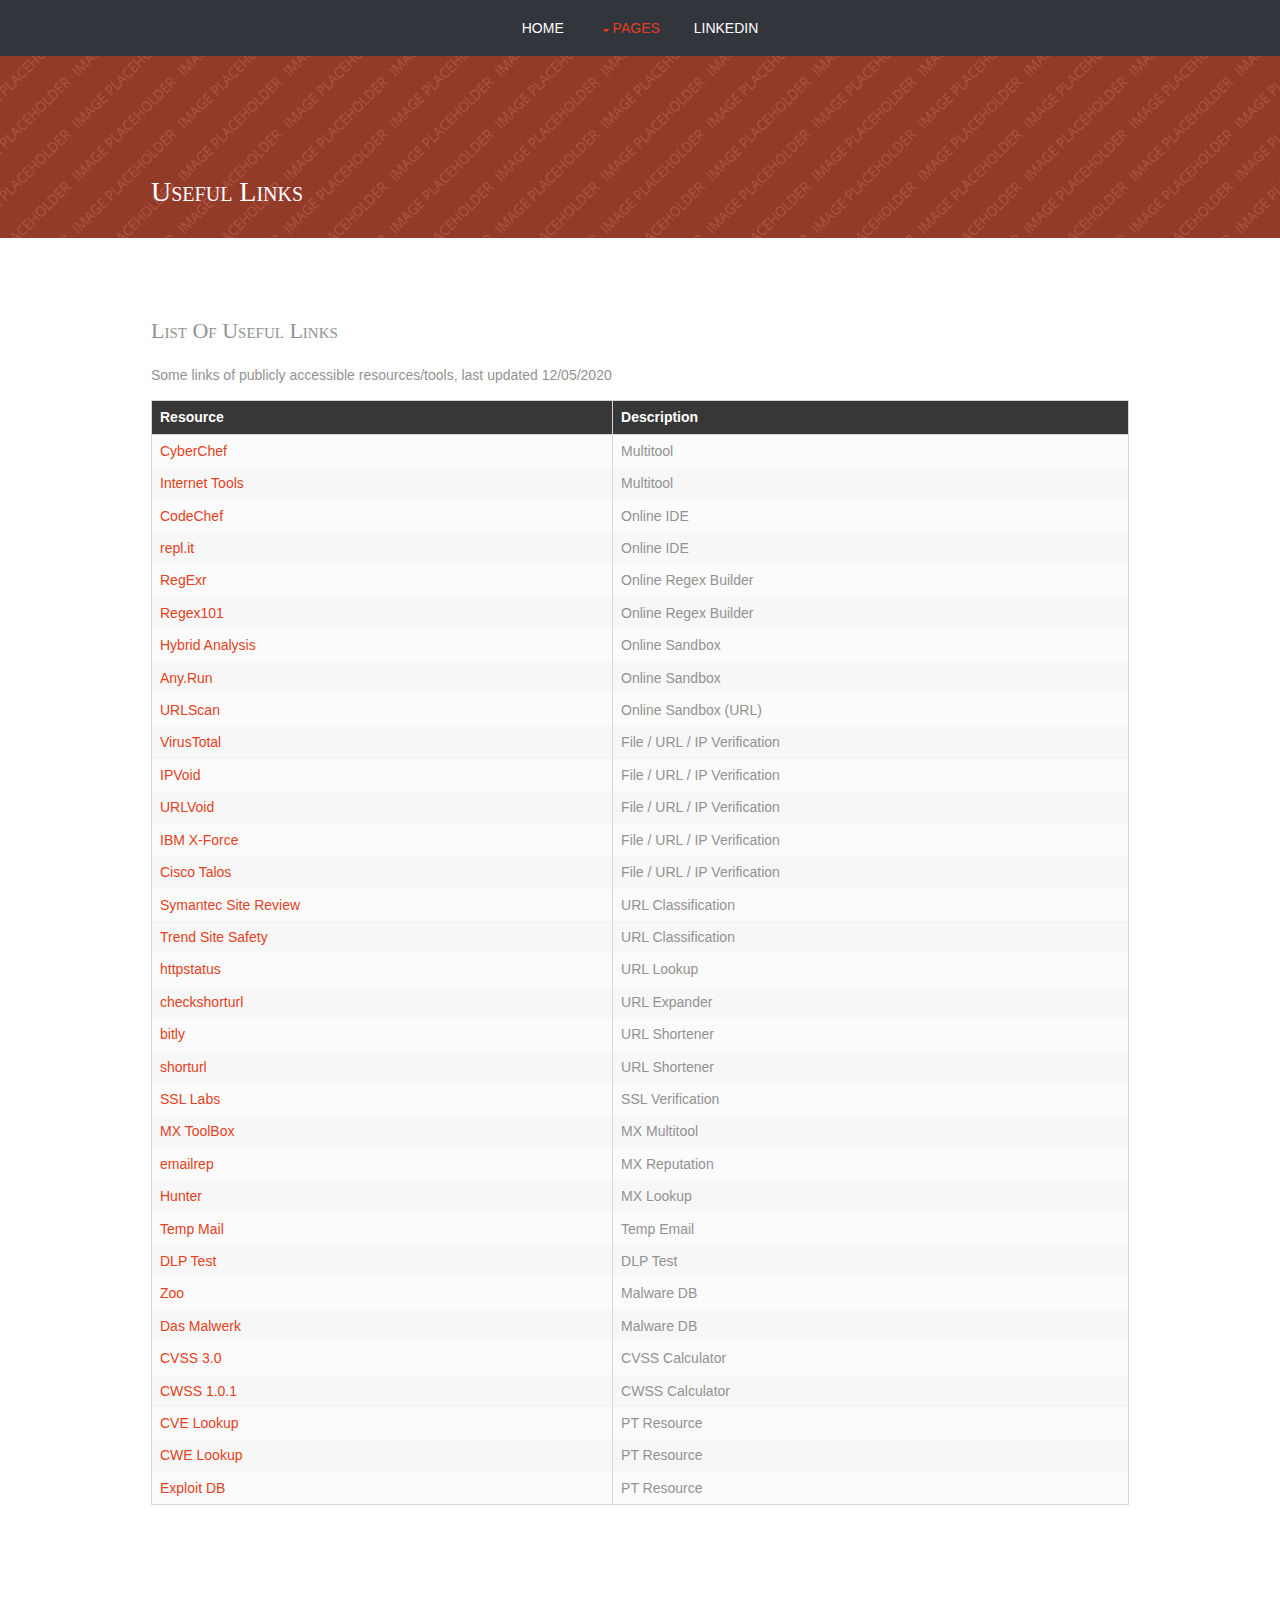
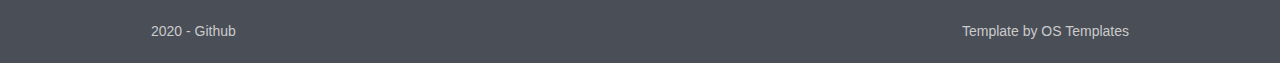
<file: pages/links.html>
<!DOCTYPE html>
<!--Template Name: Edgpress-->
<html lang="en">
<!-- To declare your language - read more here: https://www.w3.org/International/questions/qa-html-language-declarations -->
<head>
<title>0x00 | Pages | Useful Links</title>
<meta charset="utf-8">
<meta name="viewport" content="width=device-width, initial-scale=1.0, maximum-scale=1.0, user-scalable=no">
<link href="../layout/styles/layout.css" rel="stylesheet" type="text/css" media="all">
</head>
<body id="top">
<!-- ################################################################################################ -->
<!-- ################################################################################################ -->
<!-- ################################################################################################ -->
<!-- ################################################################################################ -->
<!-- ################################################################################################ -->
<!-- ################################################################################################ -->
<div class="wrapper row4">
  <nav id="mainav" class="hoc clear"> 
    <!-- ################################################################################################ -->
     <ul class="clear">
      <li><a href="../index.html">Home</a></li>
      <li class="active"><a class="drop" href="#">Pages</a>
        <ul>
          <li><a href="full-width.html">Full Width</a></li>
          <li><a class="drop" href="#">VAPT Cheatsheets</a>
            <ul>
              <li><a href="#">Discovery (WIP)</a></li>
              <li><a href="cheatsheet-enum.html">Enumeration (WIP)</a></li>
              <li><a href="#">Exploitation (WIP)</a></li>
              <li><a href="#">Post Exploitation (WIP)</a></li>
            </ul>
          </li>
          <li class="active"><a href="links.html">Useful Links</a></li>
        </ul>
      </li>
      <li><a target="_blank" href="https://www.linkedin.com/in/yuxuan-s-27a12a120">LinkedIn</a></li>
    </ul>
    <!-- ################################################################################################ -->
  </nav>
</div>
<!-- ################################################################################################ -->
<!-- ################################################################################################ -->
<!-- ################################################################################################ -->
<div class="wrapper bgded overlay" style="background-image:url('../images/demo/backgrounds/01.png');">
  <section id="breadcrumb" class="hoc clear"> 
    <!-- ################################################################################################ -->
    <!-- ################################################################################################ -->
    <h6 class="heading">Useful Links</h6>
    <!-- ################################################################################################ -->
  </section>
</div>
<!-- ################################################################################################ -->
<!-- ################################################################################################ -->
<!-- ################################################################################################ -->
<div class="wrapper row3">
  <main class="hoc container clear"> 
    <!-- main body -->
    <!-- ################################################################################################ -->
    <div class="content"> 
      <!-- ################################################################################################ -->
      <h1>List of Useful Links</h1>
      <p>Some links of publicly accessible resources/tools, last updated 12/05/2020</p>
      
      <div class="scrollable">
        <table>
          <thead>
            <tr>
              <th>Resource</th>
              <th>Description</th>
            </tr>
          </thead>
          <tbody>
            <tr>
              <td><a href="https://gchq.github.io/CyberChef/">CyberChef</a></td>
              <td>Multitool</td>
            </tr>
            <tr>
              <td><a href="https://www.infobyip.com/internettools.php">Internet Tools</a></td>
              <td>Multitool</td>
            </tr>
            <tr>
              <td><a href="https://www.codechef.com/ide">CodeChef</a></td>
              <td>Online IDE</td>
            </tr>
            <tr>
              <td><a href="https://repl.it/">repl.it</a></td>
              <td>Online IDE</td>
            </tr>
            <tr>
              <td><a href="https://regexr.com/">RegExr</a></td>
              <td>Online Regex Builder</td>
            </tr>
            <tr>
              <td><a href="https://regex101.com/">Regex101</a></td>
              <td>Online Regex Builder</td>
            </tr>
            <tr>
              <td><a href="https://www.hybrid-analysis.com/">Hybrid Analysis</a></td>
              <td>Online Sandbox</td>
            </tr>
            <tr>
              <td><a href="https://app.any.run/">Any.Run</a></td>
              <td>Online Sandbox</td>
            </tr>
            <tr>
              <td><a href="https://urlscan.io/">URLScan</a></td>
              <td>Online Sandbox (URL)</td>
            </tr>
            <tr>
              <td><a href="https://www.virustotal.com/gui/home">VirusTotal</a></td>
              <td>File / URL / IP Verification</td>
            </tr>
            <tr>
              <td><a href="https://www.ipvoid.com/">IPVoid</a></td>
              <td>File / URL / IP Verification</td>
            </tr>
            <tr>
              <td><a href="https://www.urlvoid.com/">URLVoid</a></td>
              <td>File / URL / IP Verification</td>
            </tr>
            <tr>
              <td><a href="https://exchange.xforce.ibmcloud.com/">IBM X-Force</a></td>
              <td>File / URL / IP Verification</td>
            </tr>
            <tr>
              <td><a href="https://talosintelligence.com/reputation">Cisco Talos</a></td>
              <td>File / URL / IP Verification</td>
            </tr>
            <tr>
              <td><a href="https://sitereview.bluecoat.com/#/">Symantec Site Review</a></td>
              <td>URL Classification</td>
            </tr>
            <tr>
              <td><a href="https://global.sitesafety.trendmicro.com/">Trend Site Safety</a></td>
              <td>URL Classification</td>
            </tr>
            <tr>
              <td><a href="https://httpstatus.io/">httpstatus</a></td>
              <td>URL Lookup</td>
            </tr>
            <tr>
              <td><a href="http://checkshorturl.com/">checkshorturl</a></td>
              <td>URL Expander</td>
            </tr>
            <tr>
              <td><a href="https://bitly.com/">bitly</a></td>
              <td>URL Shortener</td>
            </tr>
            <tr>
              <td><a href="https://www.shorturl.at/">shorturl</a></td>
              <td>URL Shortener</td>
            </tr>
            <tr>
              <td><a href="https://www.ssllabs.com/ssltest/">SSL Labs</a></td>
              <td>SSL Verification</td>
            </tr>
            <tr>
              <td><a href="https://mxtoolbox.com/">MX ToolBox</a></td>
              <td>MX Multitool</td>
            </tr>
            <tr>
              <td><a href="https://emailrep.io/">emailrep</a></td>
              <td>MX Reputation</td>
            </tr>
            <tr>
              <td><a href="https://hunter.io/">Hunter</a></td>
              <td>MX Lookup</td>
            </tr>
            <tr>
              <td><a href="https://temp-mail.org/en/">Temp Mail</a></td>
              <td>Temp Email</td>
            </tr>
            <tr>
              <td><a href="https://dlptest.com/">DLP Test</a></td>
              <td>DLP Test</td>
            </tr>
            <tr>
              <td><a href="https://github.com/ytisf/theZoo">Zoo</a></td>
              <td>Malware DB</td>
            </tr>
            <tr>
              <td><a href="https://dasmalwerk.eu/">Das Malwerk</a></td>
              <td>Malware DB</td>
            </tr>
            <tr>
              <td><a href="https://www.first.org/cvss/calculator/3.0">CVSS 3.0</a></td>
              <td>CVSS Calculator</td>
            </tr>
            <tr>
              <td><a href="https://www.cwss-score.info/">CWSS 1.0.1</a></td>
              <td>CWSS Calculator</td>
            </tr>
            <tr>
              <td><a href="https://cve.mitre.org/cve/search_cve_list.html">CVE Lookup</a></td>
              <td>PT Resource</td>
            </tr>
            <tr>
              <td><a href="https://cwe.mitre.org/data/index.html">CWE Lookup</a></td>
              <td>PT Resource</td>
            </tr>
            <tr>
              <td><a href="https://www.exploit-db.com/">Exploit DB</a></td>
              <td>PT Resource</td>
            </tr>
          </tbody>
        </table>
      </div>
      <!-- ################################################################################################ -->
    </div>
    <!-- ################################################################################################ -->
    <!-- / main body -->
    <div class="clear"></div>
  </main>
</div>
<!-- ################################################################################################ -->
<!-- ################################################################################################ -->
<!-- ################################################################################################ -->
<!-- ################################################################################################ -->
<!-- ################################################################################################ -->
<!-- ################################################################################################ -->
<div class="wrapper row5">
  <div id="copyright" class="hoc clear"> 
    <!-- ################################################################################################ -->
    <p class="fl_left">2020 - <a href="https://github.com/yuxuannn">Github</a></p>
    <p class="fl_right">Template by <a target="_blank" href="https://www.os-templates.com/" title="Free Website Templates">OS Templates</a></p>
    <!-- ################################################################################################ -->
  </div>
</div>
<!-- ################################################################################################ -->
<!-- ################################################################################################ -->
<!-- ################################################################################################ -->
<a id="backtotop" href="#top"><i class="fa fa-chevron-up"></i></a>
<!-- JAVASCRIPTS -->
<script src="../layout/scripts/jquery.min.js"></script>
<script src="../layout/scripts/jquery.backtotop.js"></script>
<script src="../layout/scripts/jquery.mobilemenu.js"></script>
</body>
</html>
</file>
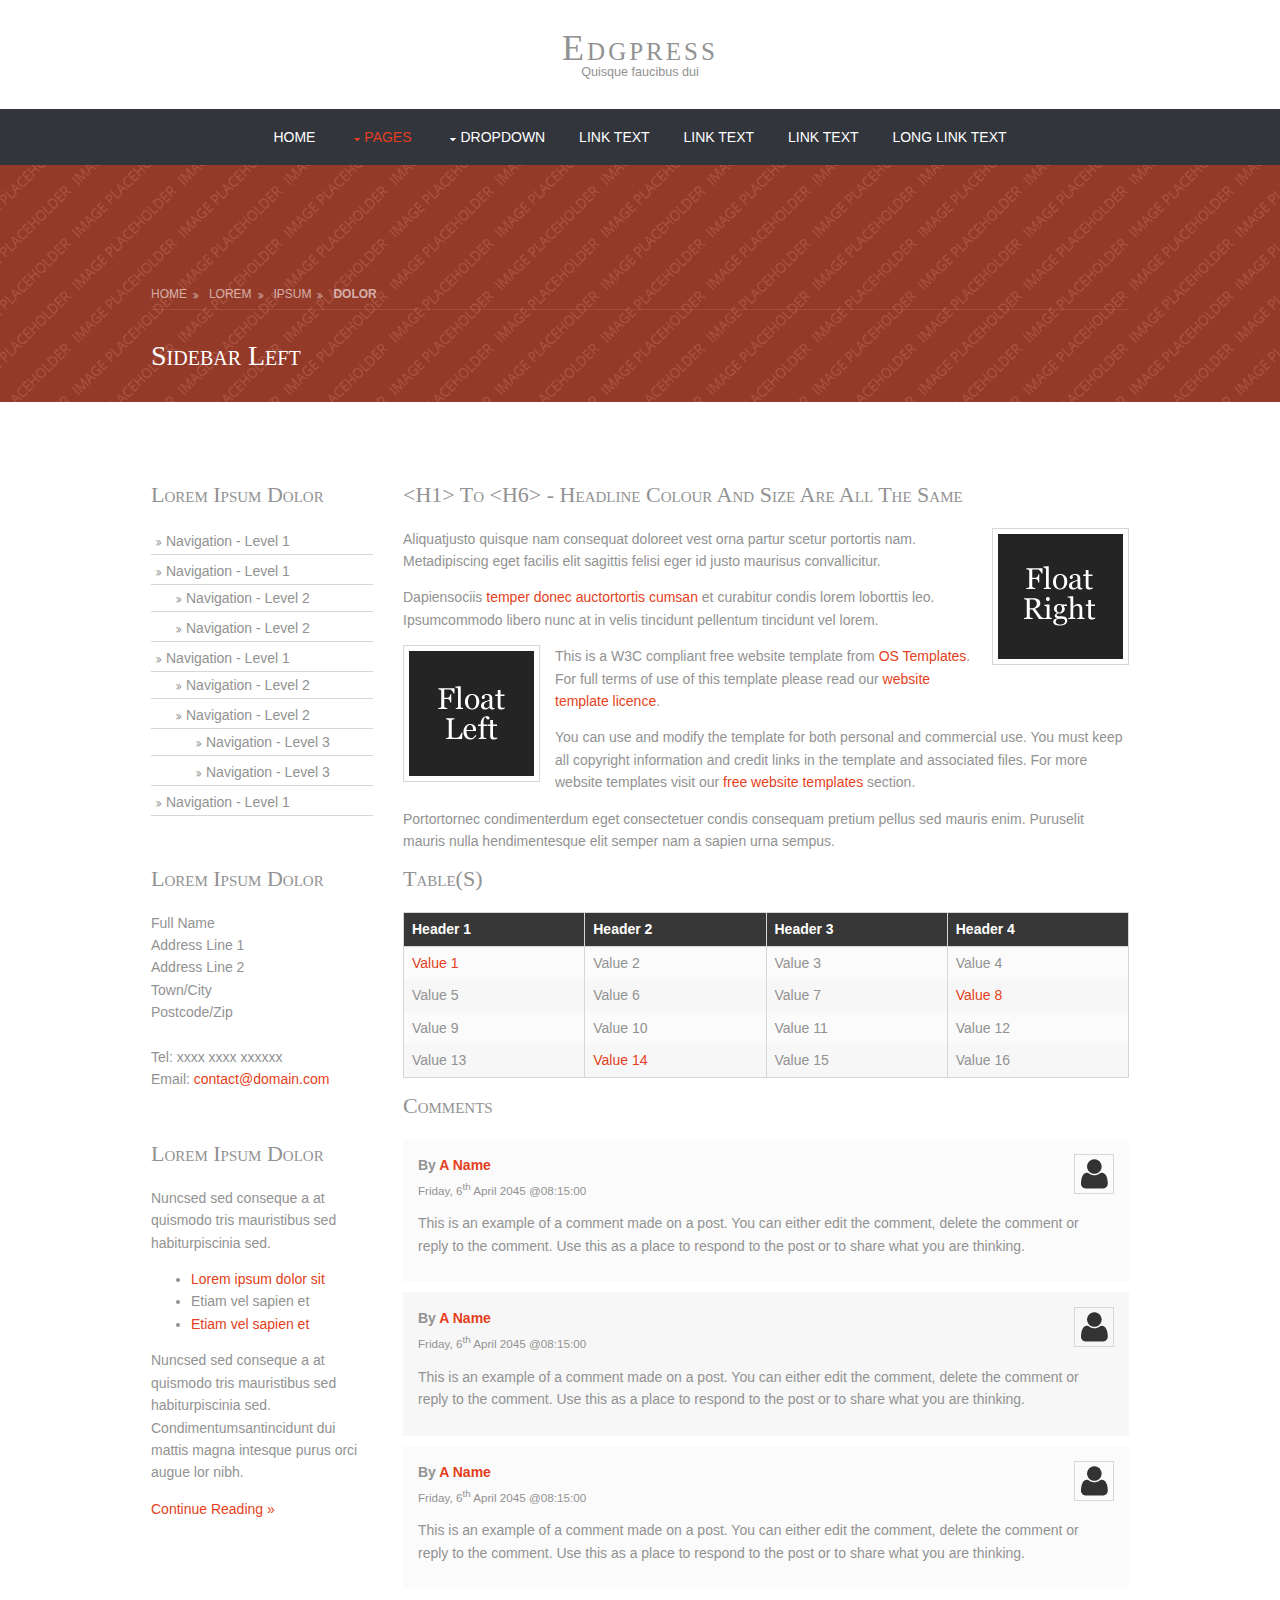
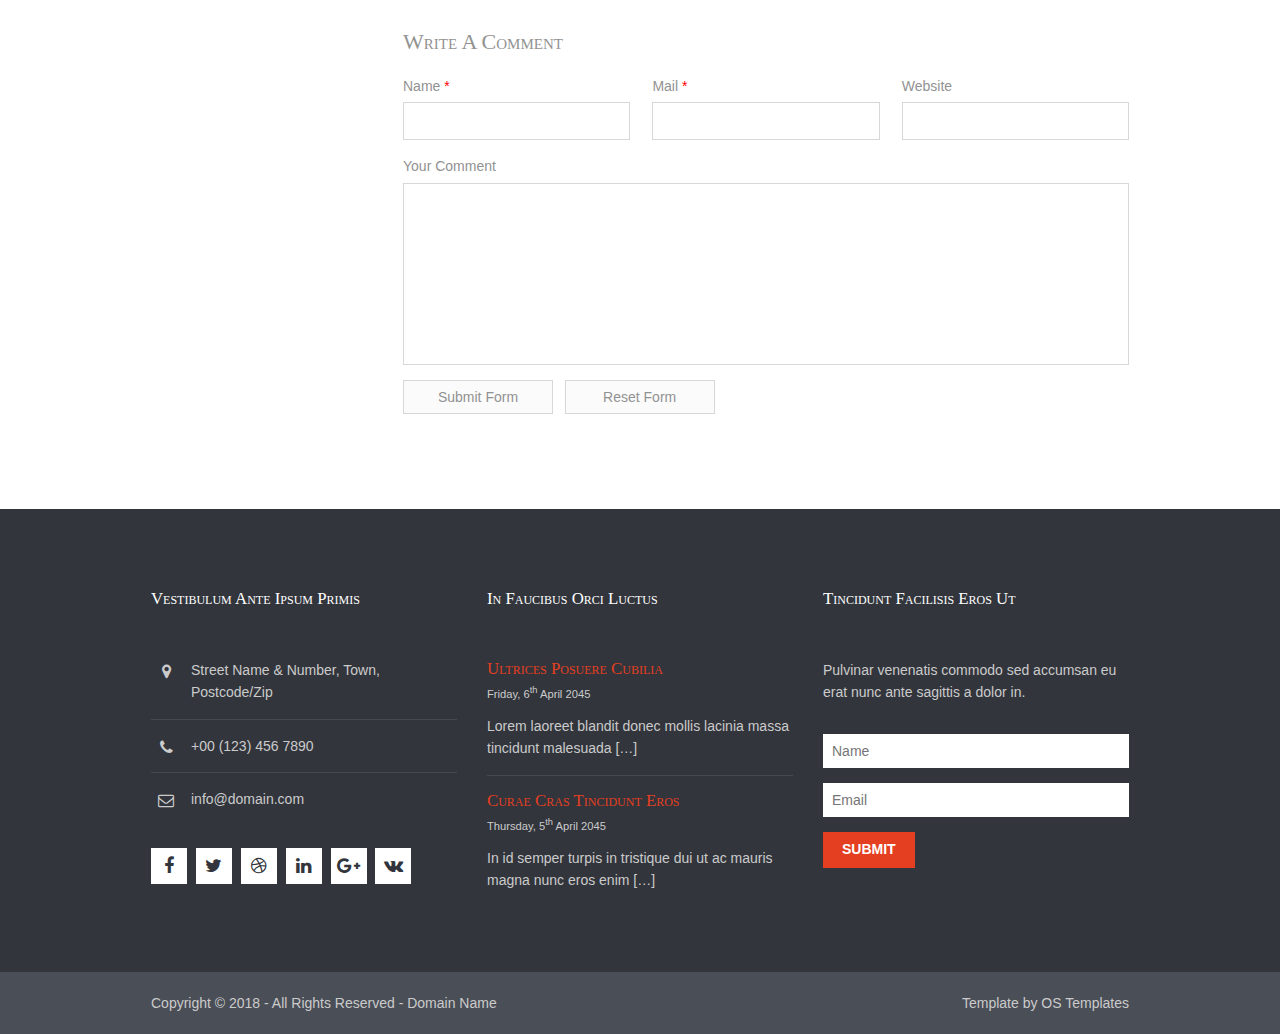
<file: pages/sidebar-left.html>
<!DOCTYPE html>
<!--
Template Name: Edgpress
Author: <a href="https://www.os-templates.com/">OS Templates</a>
Author URI: https://www.os-templates.com/
Licence: Free to use under our free template licence terms
Licence URI: https://www.os-templates.com/template-terms
-->
<html lang="">
<!-- To declare your language - read more here: https://www.w3.org/International/questions/qa-html-language-declarations -->
<head>
<title>Edgpress | Pages | Sidebar Left</title>
<meta charset="utf-8">
<meta name="viewport" content="width=device-width, initial-scale=1.0, maximum-scale=1.0, user-scalable=no">
<link href="../layout/styles/layout.css" rel="stylesheet" type="text/css" media="all">
</head>
<body id="top">
<!-- ################################################################################################ -->
<!-- ################################################################################################ -->
<!-- ################################################################################################ -->
<div class="wrapper row1">
  <header id="header" class="hoc clear"> 
    <!-- ################################################################################################ -->
    <h1><a href="../index.html">Edgpress</a></h1>
    <p>Quisque faucibus dui</p>
    <!-- ################################################################################################ -->
  </header>
</div>
<!-- ################################################################################################ -->
<!-- ################################################################################################ -->
<!-- ################################################################################################ -->
<div class="wrapper row4">
  <nav id="mainav" class="hoc clear"> 
    <!-- ################################################################################################ -->
    <ul class="clear">
      <li><a href="../index.html">Home</a></li>
      <li class="active"><a class="drop" href="#">Pages</a>
        <ul>
          <li><a href="gallery.html">Gallery</a></li>
          <li><a href="full-width.html">Full Width</a></li>
          <li class="active"><a href="sidebar-left.html">Sidebar Left</a></li>
          <li><a href="sidebar-right.html">Sidebar Right</a></li>
          <li><a href="basic-grid.html">Basic Grid</a></li>
        </ul>
      </li>
      <li><a class="drop" href="#">Dropdown</a>
        <ul>
          <li><a href="#">Level 2</a></li>
          <li><a class="drop" href="#">Level 2 + Drop</a>
            <ul>
              <li><a href="#">Level 3</a></li>
              <li><a href="#">Level 3</a></li>
              <li><a href="#">Level 3</a></li>
            </ul>
          </li>
          <li><a href="#">Level 2</a></li>
        </ul>
      </li>
      <li><a href="#">Link Text</a></li>
      <li><a href="#">Link Text</a></li>
      <li><a href="#">Link Text</a></li>
      <li><a href="#">Long Link Text</a></li>
    </ul>
    <!-- ################################################################################################ -->
  </nav>
</div>
<!-- ################################################################################################ -->
<!-- ################################################################################################ -->
<!-- ################################################################################################ -->
<div class="wrapper bgded overlay" style="background-image:url('../images/demo/backgrounds/01.png');">
  <section id="breadcrumb" class="hoc clear"> 
    <!-- ################################################################################################ -->
    <ul>
      <li><a href="#">Home</a></li>
      <li><a href="#">Lorem</a></li>
      <li><a href="#">Ipsum</a></li>
      <li><a href="#">Dolor</a></li>
    </ul>
    <!-- ################################################################################################ -->
    <h6 class="heading">Sidebar Left</h6>
    <!-- ################################################################################################ -->
  </section>
</div>
<!-- ################################################################################################ -->
<!-- ################################################################################################ -->
<!-- ################################################################################################ -->
<div class="wrapper row3">
  <main class="hoc container clear"> 
    <!-- main body -->
    <!-- ################################################################################################ -->
    <div class="sidebar one_quarter first"> 
      <!-- ################################################################################################ -->
      <h6>Lorem ipsum dolor</h6>
      <nav class="sdb_holder">
        <ul>
          <li><a href="#">Navigation - Level 1</a></li>
          <li><a href="#">Navigation - Level 1</a>
            <ul>
              <li><a href="#">Navigation - Level 2</a></li>
              <li><a href="#">Navigation - Level 2</a></li>
            </ul>
          </li>
          <li><a href="#">Navigation - Level 1</a>
            <ul>
              <li><a href="#">Navigation - Level 2</a></li>
              <li><a href="#">Navigation - Level 2</a>
                <ul>
                  <li><a href="#">Navigation - Level 3</a></li>
                  <li><a href="#">Navigation - Level 3</a></li>
                </ul>
              </li>
            </ul>
          </li>
          <li><a href="#">Navigation - Level 1</a></li>
        </ul>
      </nav>
      <div class="sdb_holder">
        <h6>Lorem ipsum dolor</h6>
        <address>
        Full Name<br>
        Address Line 1<br>
        Address Line 2<br>
        Town/City<br>
        Postcode/Zip<br>
        <br>
        Tel: xxxx xxxx xxxxxx<br>
        Email: <a href="#">contact@domain.com</a>
        </address>
      </div>
      <div class="sdb_holder">
        <article>
          <h6>Lorem ipsum dolor</h6>
          <p>Nuncsed sed conseque a at quismodo tris mauristibus sed habiturpiscinia sed.</p>
          <ul>
            <li><a href="#">Lorem ipsum dolor sit</a></li>
            <li>Etiam vel sapien et</li>
            <li><a href="#">Etiam vel sapien et</a></li>
          </ul>
          <p>Nuncsed sed conseque a at quismodo tris mauristibus sed habiturpiscinia sed. Condimentumsantincidunt dui mattis magna intesque purus orci augue lor nibh.</p>
          <p class="more"><a href="#">Continue Reading &raquo;</a></p>
        </article>
      </div>
      <!-- ################################################################################################ -->
    </div>
    <!-- ################################################################################################ -->
    <!-- ################################################################################################ -->
    <div class="content three_quarter"> 
      <!-- ################################################################################################ -->
      <h1>&lt;h1&gt; to &lt;h6&gt; - Headline Colour and Size Are All The Same</h1>
      <img class="imgr borderedbox inspace-5" src="../images/demo/imgr.gif" alt="">
      <p>Aliquatjusto quisque nam consequat doloreet vest orna partur scetur portortis nam. Metadipiscing eget facilis elit sagittis felisi eger id justo maurisus convallicitur.</p>
      <p>Dapiensociis <a href="#">temper donec auctortortis cumsan</a> et curabitur condis lorem loborttis leo. Ipsumcommodo libero nunc at in velis tincidunt pellentum tincidunt vel lorem.</p>
      <img class="imgl borderedbox inspace-5" src="../images/demo/imgl.gif" alt="">
      <p>This is a W3C compliant free website template from <a href="https://www.os-templates.com/" title="Free Website Templates">OS Templates</a>. For full terms of use of this template please read our <a href="https://www.os-templates.com/template-terms">website template licence</a>.</p>
      <p>You can use and modify the template for both personal and commercial use. You must keep all copyright information and credit links in the template and associated files. For more website templates visit our <a href="https://www.os-templates.com/">free website templates</a> section.</p>
      <p>Portortornec condimenterdum eget consectetuer condis consequam pretium pellus sed mauris enim. Puruselit mauris nulla hendimentesque elit semper nam a sapien urna sempus.</p>
      <h1>Table(s)</h1>
      <div class="scrollable">
        <table>
          <thead>
            <tr>
              <th>Header 1</th>
              <th>Header 2</th>
              <th>Header 3</th>
              <th>Header 4</th>
            </tr>
          </thead>
          <tbody>
            <tr>
              <td><a href="#">Value 1</a></td>
              <td>Value 2</td>
              <td>Value 3</td>
              <td>Value 4</td>
            </tr>
            <tr>
              <td>Value 5</td>
              <td>Value 6</td>
              <td>Value 7</td>
              <td><a href="#">Value 8</a></td>
            </tr>
            <tr>
              <td>Value 9</td>
              <td>Value 10</td>
              <td>Value 11</td>
              <td>Value 12</td>
            </tr>
            <tr>
              <td>Value 13</td>
              <td><a href="#">Value 14</a></td>
              <td>Value 15</td>
              <td>Value 16</td>
            </tr>
          </tbody>
        </table>
      </div>
      <div id="comments">
        <h2>Comments</h2>
        <ul>
          <li>
            <article>
              <header>
                <figure class="avatar"><img src="../images/demo/avatar.png" alt=""></figure>
                <address>
                By <a href="#">A Name</a>
                </address>
                <time datetime="2045-04-06T08:15+00:00">Friday, 6<sup>th</sup> April 2045 @08:15:00</time>
              </header>
              <div class="comcont">
                <p>This is an example of a comment made on a post. You can either edit the comment, delete the comment or reply to the comment. Use this as a place to respond to the post or to share what you are thinking.</p>
              </div>
            </article>
          </li>
          <li>
            <article>
              <header>
                <figure class="avatar"><img src="../images/demo/avatar.png" alt=""></figure>
                <address>
                By <a href="#">A Name</a>
                </address>
                <time datetime="2045-04-06T08:15+00:00">Friday, 6<sup>th</sup> April 2045 @08:15:00</time>
              </header>
              <div class="comcont">
                <p>This is an example of a comment made on a post. You can either edit the comment, delete the comment or reply to the comment. Use this as a place to respond to the post or to share what you are thinking.</p>
              </div>
            </article>
          </li>
          <li>
            <article>
              <header>
                <figure class="avatar"><img src="../images/demo/avatar.png" alt=""></figure>
                <address>
                By <a href="#">A Name</a>
                </address>
                <time datetime="2045-04-06T08:15+00:00">Friday, 6<sup>th</sup> April 2045 @08:15:00</time>
              </header>
              <div class="comcont">
                <p>This is an example of a comment made on a post. You can either edit the comment, delete the comment or reply to the comment. Use this as a place to respond to the post or to share what you are thinking.</p>
              </div>
            </article>
          </li>
        </ul>
        <h2>Write A Comment</h2>
        <form action="#" method="post">
          <div class="one_third first">
            <label for="name">Name <span>*</span></label>
            <input type="text" name="name" id="name" value="" size="22" required>
          </div>
          <div class="one_third">
            <label for="email">Mail <span>*</span></label>
            <input type="email" name="email" id="email" value="" size="22" required>
          </div>
          <div class="one_third">
            <label for="url">Website</label>
            <input type="url" name="url" id="url" value="" size="22">
          </div>
          <div class="block clear">
            <label for="comment">Your Comment</label>
            <textarea name="comment" id="comment" cols="25" rows="10"></textarea>
          </div>
          <div>
            <input type="submit" name="submit" value="Submit Form">
            &nbsp;
            <input type="reset" name="reset" value="Reset Form">
          </div>
        </form>
      </div>
      <!-- ################################################################################################ -->
    </div>
    <!-- ################################################################################################ -->
    <!-- / main body -->
    <div class="clear"></div>
  </main>
</div>
<!-- ################################################################################################ -->
<!-- ################################################################################################ -->
<!-- ################################################################################################ -->
<div class="wrapper row4">
  <footer id="footer" class="hoc clear"> 
    <!-- ################################################################################################ -->
    <div class="one_third first">
      <h6 class="heading">Vestibulum ante ipsum primis</h6>
      <ul class="nospace btmspace-30 linklist contact">
        <li><i class="fa fa-map-marker"></i>
          <address>
          Street Name &amp; Number, Town, Postcode/Zip
          </address>
        </li>
        <li><i class="fa fa-phone"></i> +00 (123) 456 7890</li>
        <li><i class="fa fa-envelope-o"></i> info@domain.com</li>
      </ul>
      <ul class="faico clear">
        <li><a class="faicon-facebook" href="#"><i class="fa fa-facebook"></i></a></li>
        <li><a class="faicon-twitter" href="#"><i class="fa fa-twitter"></i></a></li>
        <li><a class="faicon-dribble" href="#"><i class="fa fa-dribbble"></i></a></li>
        <li><a class="faicon-linkedin" href="#"><i class="fa fa-linkedin"></i></a></li>
        <li><a class="faicon-google-plus" href="#"><i class="fa fa-google-plus"></i></a></li>
        <li><a class="faicon-vk" href="#"><i class="fa fa-vk"></i></a></li>
      </ul>
    </div>
    <div class="one_third">
      <h6 class="heading">In faucibus orci luctus</h6>
      <ul class="nospace linklist">
        <li>
          <article>
            <h2 class="nospace font-x1"><a href="#">Ultrices posuere cubilia</a></h2>
            <time class="font-xs block btmspace-10" datetime="2045-04-06">Friday, 6<sup>th</sup> April 2045</time>
            <p class="nospace">Lorem laoreet blandit donec mollis lacinia massa tincidunt malesuada [&hellip;]</p>
          </article>
        </li>
        <li>
          <article>
            <h2 class="nospace font-x1"><a href="#">Curae cras tincidunt eros</a></h2>
            <time class="font-xs block btmspace-10" datetime="2045-04-05">Thursday, 5<sup>th</sup> April 2045</time>
            <p class="nospace">In id semper turpis in tristique dui ut ac mauris magna nunc eros enim [&hellip;]</p>
          </article>
        </li>
      </ul>
    </div>
    <div class="one_third">
      <h6 class="heading">Tincidunt facilisis eros ut</h6>
      <p class="nospace btmspace-30">Pulvinar venenatis commodo sed accumsan eu erat nunc ante sagittis a dolor in.</p>
      <form method="post" action="#">
        <fieldset>
          <legend>Newsletter:</legend>
          <input class="btmspace-15" type="text" value="" placeholder="Name">
          <input class="btmspace-15" type="text" value="" placeholder="Email">
          <button type="submit" value="submit">Submit</button>
        </fieldset>
      </form>
    </div>
    <!-- ################################################################################################ -->
  </footer>
</div>
<!-- ################################################################################################ -->
<!-- ################################################################################################ -->
<!-- ################################################################################################ -->
<div class="wrapper row5">
  <div id="copyright" class="hoc clear"> 
    <!-- ################################################################################################ -->
    <p class="fl_left">Copyright &copy; 2018 - All Rights Reserved - <a href="#">Domain Name</a></p>
    <p class="fl_right">Template by <a target="_blank" href="https://www.os-templates.com/" title="Free Website Templates">OS Templates</a></p>
    <!-- ################################################################################################ -->
  </div>
</div>
<!-- ################################################################################################ -->
<!-- ################################################################################################ -->
<!-- ################################################################################################ -->
<a id="backtotop" href="#top"><i class="fa fa-chevron-up"></i></a>
<!-- JAVASCRIPTS -->
<script src="../layout/scripts/jquery.min.js"></script>
<script src="../layout/scripts/jquery.backtotop.js"></script>
<script src="../layout/scripts/jquery.mobilemenu.js"></script>
</body>
</html>
</file>
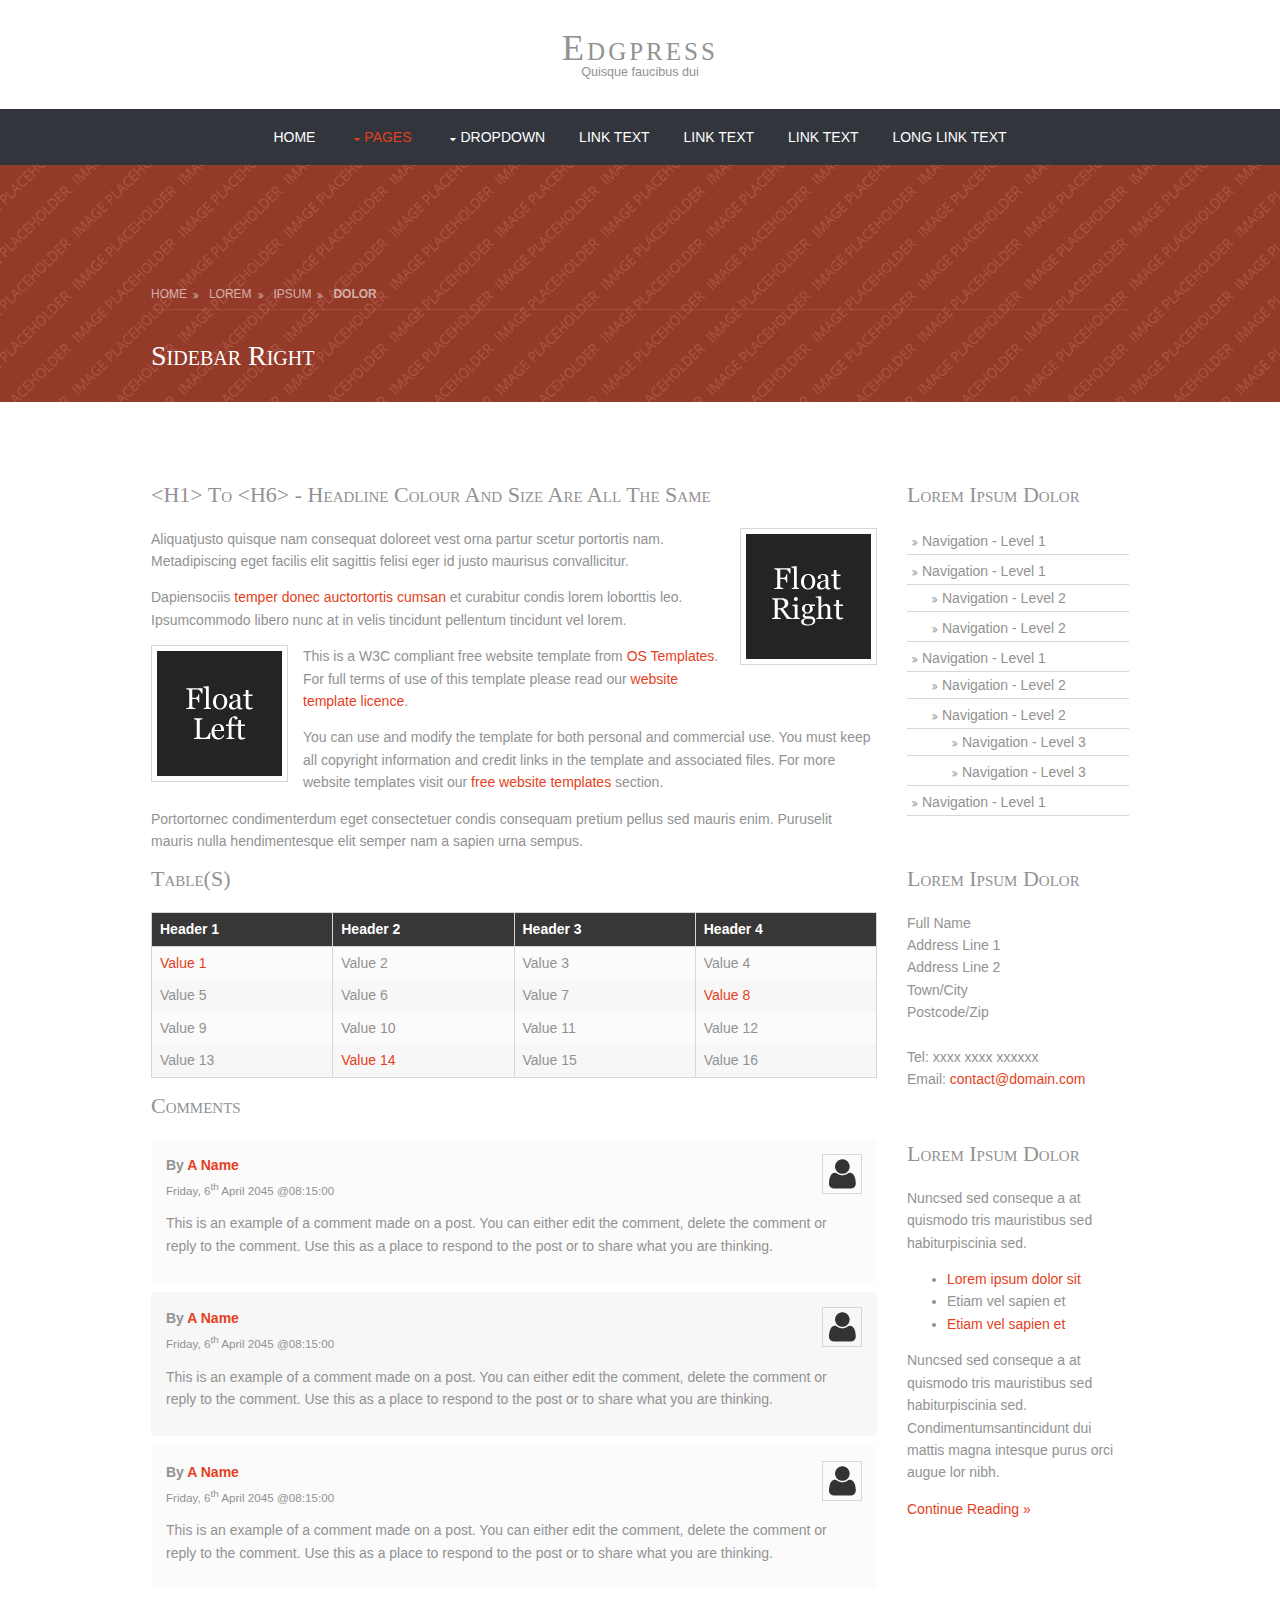
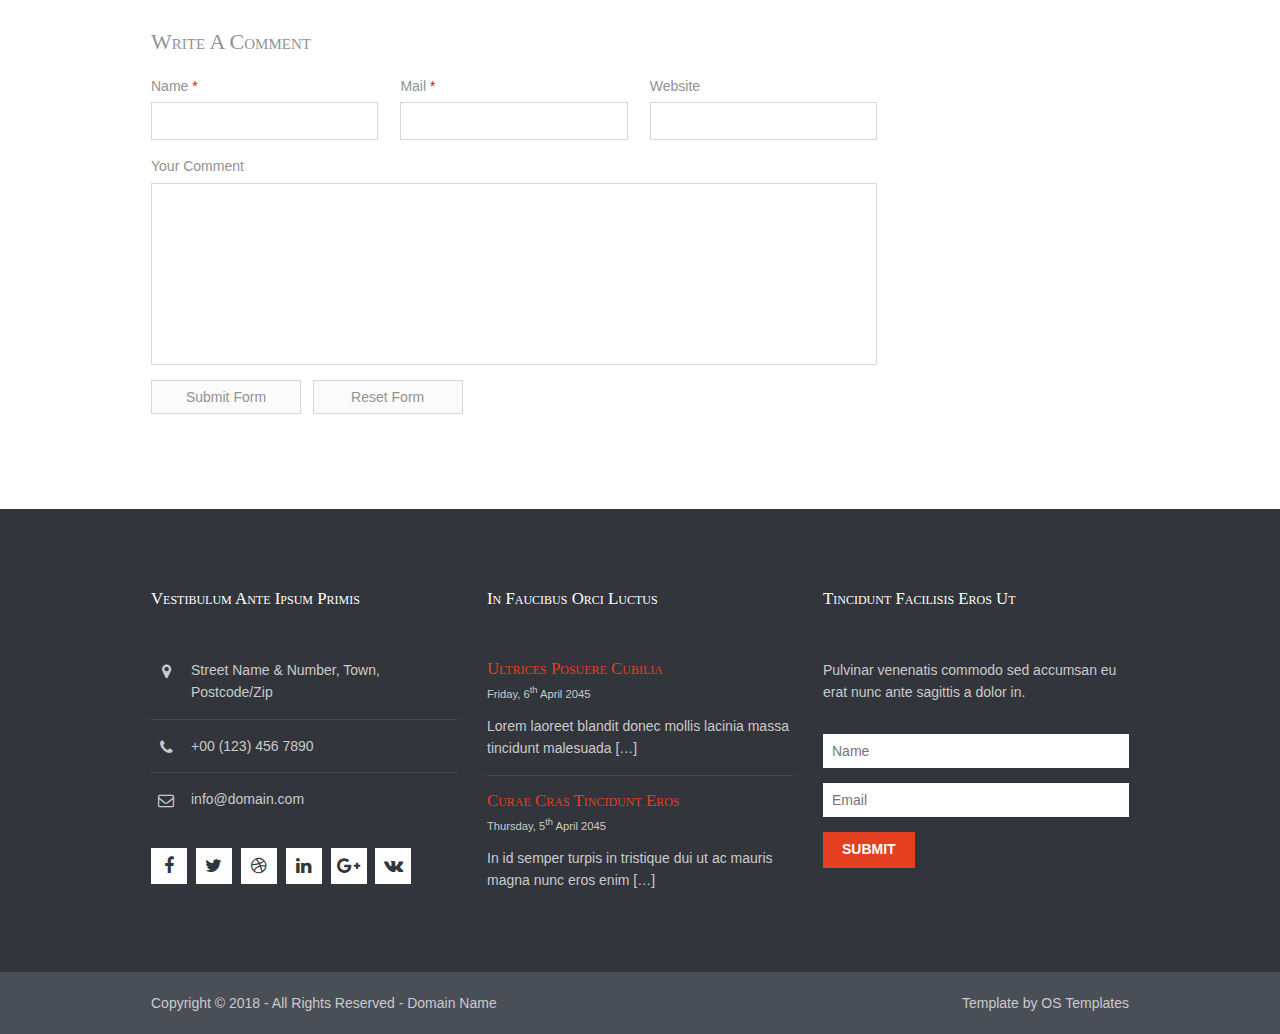
<file: pages/sidebar-right.html>
<!DOCTYPE html>
<!--
Template Name: Edgpress
Author: <a href="https://www.os-templates.com/">OS Templates</a>
Author URI: https://www.os-templates.com/
Licence: Free to use under our free template licence terms
Licence URI: https://www.os-templates.com/template-terms
-->
<html lang="">
<!-- To declare your language - read more here: https://www.w3.org/International/questions/qa-html-language-declarations -->
<head>
<title>Edgpress | Pages | Sidebar Right</title>
<meta charset="utf-8">
<meta name="viewport" content="width=device-width, initial-scale=1.0, maximum-scale=1.0, user-scalable=no">
<link href="../layout/styles/layout.css" rel="stylesheet" type="text/css" media="all">
</head>
<body id="top">
<!-- ################################################################################################ -->
<!-- ################################################################################################ -->
<!-- ################################################################################################ -->
<div class="wrapper row1">
  <header id="header" class="hoc clear"> 
    <!-- ################################################################################################ -->
    <h1><a href="../index.html">Edgpress</a></h1>
    <p>Quisque faucibus dui</p>
    <!-- ################################################################################################ -->
  </header>
</div>
<!-- ################################################################################################ -->
<!-- ################################################################################################ -->
<!-- ################################################################################################ -->
<div class="wrapper row4">
  <nav id="mainav" class="hoc clear"> 
    <!-- ################################################################################################ -->
    <ul class="clear">
      <li><a href="../index.html">Home</a></li>
      <li class="active"><a class="drop" href="#">Pages</a>
        <ul>
          <li><a href="gallery.html">Gallery</a></li>
          <li><a href="full-width.html">Full Width</a></li>
          <li><a href="sidebar-left.html">Sidebar Left</a></li>
          <li class="active"><a href="sidebar-right.html">Sidebar Right</a></li>
          <li><a href="basic-grid.html">Basic Grid</a></li>
        </ul>
      </li>
      <li><a class="drop" href="#">Dropdown</a>
        <ul>
          <li><a href="#">Level 2</a></li>
          <li><a class="drop" href="#">Level 2 + Drop</a>
            <ul>
              <li><a href="#">Level 3</a></li>
              <li><a href="#">Level 3</a></li>
              <li><a href="#">Level 3</a></li>
            </ul>
          </li>
          <li><a href="#">Level 2</a></li>
        </ul>
      </li>
      <li><a href="#">Link Text</a></li>
      <li><a href="#">Link Text</a></li>
      <li><a href="#">Link Text</a></li>
      <li><a href="#">Long Link Text</a></li>
    </ul>
    <!-- ################################################################################################ -->
  </nav>
</div>
<!-- ################################################################################################ -->
<!-- ################################################################################################ -->
<!-- ################################################################################################ -->
<div class="wrapper bgded overlay" style="background-image:url('../images/demo/backgrounds/01.png');">
  <section id="breadcrumb" class="hoc clear"> 
    <!-- ################################################################################################ -->
    <ul>
      <li><a href="#">Home</a></li>
      <li><a href="#">Lorem</a></li>
      <li><a href="#">Ipsum</a></li>
      <li><a href="#">Dolor</a></li>
    </ul>
    <!-- ################################################################################################ -->
    <h6 class="heading">Sidebar Right</h6>
    <!-- ################################################################################################ -->
  </section>
</div>
<!-- ################################################################################################ -->
<!-- ################################################################################################ -->
<!-- ################################################################################################ -->
<div class="wrapper row3">
  <main class="hoc container clear"> 
    <!-- main body -->
    <!-- ################################################################################################ -->
    <div class="content three_quarter first"> 
      <!-- ################################################################################################ -->
      <h1>&lt;h1&gt; to &lt;h6&gt; - Headline Colour and Size Are All The Same</h1>
      <img class="imgr borderedbox inspace-5" src="../images/demo/imgr.gif" alt="">
      <p>Aliquatjusto quisque nam consequat doloreet vest orna partur scetur portortis nam. Metadipiscing eget facilis elit sagittis felisi eger id justo maurisus convallicitur.</p>
      <p>Dapiensociis <a href="#">temper donec auctortortis cumsan</a> et curabitur condis lorem loborttis leo. Ipsumcommodo libero nunc at in velis tincidunt pellentum tincidunt vel lorem.</p>
      <img class="imgl borderedbox inspace-5" src="../images/demo/imgl.gif" alt="">
      <p>This is a W3C compliant free website template from <a href="https://www.os-templates.com/" title="Free Website Templates">OS Templates</a>. For full terms of use of this template please read our <a href="https://www.os-templates.com/template-terms">website template licence</a>.</p>
      <p>You can use and modify the template for both personal and commercial use. You must keep all copyright information and credit links in the template and associated files. For more website templates visit our <a href="https://www.os-templates.com/">free website templates</a> section.</p>
      <p>Portortornec condimenterdum eget consectetuer condis consequam pretium pellus sed mauris enim. Puruselit mauris nulla hendimentesque elit semper nam a sapien urna sempus.</p>
      <h1>Table(s)</h1>
      <div class="scrollable">
        <table>
          <thead>
            <tr>
              <th>Header 1</th>
              <th>Header 2</th>
              <th>Header 3</th>
              <th>Header 4</th>
            </tr>
          </thead>
          <tbody>
            <tr>
              <td><a href="#">Value 1</a></td>
              <td>Value 2</td>
              <td>Value 3</td>
              <td>Value 4</td>
            </tr>
            <tr>
              <td>Value 5</td>
              <td>Value 6</td>
              <td>Value 7</td>
              <td><a href="#">Value 8</a></td>
            </tr>
            <tr>
              <td>Value 9</td>
              <td>Value 10</td>
              <td>Value 11</td>
              <td>Value 12</td>
            </tr>
            <tr>
              <td>Value 13</td>
              <td><a href="#">Value 14</a></td>
              <td>Value 15</td>
              <td>Value 16</td>
            </tr>
          </tbody>
        </table>
      </div>
      <div id="comments">
        <h2>Comments</h2>
        <ul>
          <li>
            <article>
              <header>
                <figure class="avatar"><img src="../images/demo/avatar.png" alt=""></figure>
                <address>
                By <a href="#">A Name</a>
                </address>
                <time datetime="2045-04-06T08:15+00:00">Friday, 6<sup>th</sup> April 2045 @08:15:00</time>
              </header>
              <div class="comcont">
                <p>This is an example of a comment made on a post. You can either edit the comment, delete the comment or reply to the comment. Use this as a place to respond to the post or to share what you are thinking.</p>
              </div>
            </article>
          </li>
          <li>
            <article>
              <header>
                <figure class="avatar"><img src="../images/demo/avatar.png" alt=""></figure>
                <address>
                By <a href="#">A Name</a>
                </address>
                <time datetime="2045-04-06T08:15+00:00">Friday, 6<sup>th</sup> April 2045 @08:15:00</time>
              </header>
              <div class="comcont">
                <p>This is an example of a comment made on a post. You can either edit the comment, delete the comment or reply to the comment. Use this as a place to respond to the post or to share what you are thinking.</p>
              </div>
            </article>
          </li>
          <li>
            <article>
              <header>
                <figure class="avatar"><img src="../images/demo/avatar.png" alt=""></figure>
                <address>
                By <a href="#">A Name</a>
                </address>
                <time datetime="2045-04-06T08:15+00:00">Friday, 6<sup>th</sup> April 2045 @08:15:00</time>
              </header>
              <div class="comcont">
                <p>This is an example of a comment made on a post. You can either edit the comment, delete the comment or reply to the comment. Use this as a place to respond to the post or to share what you are thinking.</p>
              </div>
            </article>
          </li>
        </ul>
        <h2>Write A Comment</h2>
        <form action="#" method="post">
          <div class="one_third first">
            <label for="name">Name <span>*</span></label>
            <input type="text" name="name" id="name" value="" size="22" required>
          </div>
          <div class="one_third">
            <label for="email">Mail <span>*</span></label>
            <input type="email" name="email" id="email" value="" size="22" required>
          </div>
          <div class="one_third">
            <label for="url">Website</label>
            <input type="url" name="url" id="url" value="" size="22">
          </div>
          <div class="block clear">
            <label for="comment">Your Comment</label>
            <textarea name="comment" id="comment" cols="25" rows="10"></textarea>
          </div>
          <div>
            <input type="submit" name="submit" value="Submit Form">
            &nbsp;
            <input type="reset" name="reset" value="Reset Form">
          </div>
        </form>
      </div>
      <!-- ################################################################################################ -->
    </div>
    <!-- ################################################################################################ -->
    <!-- ################################################################################################ -->
    <div class="sidebar one_quarter"> 
      <!-- ################################################################################################ -->
      <h6>Lorem ipsum dolor</h6>
      <nav class="sdb_holder">
        <ul>
          <li><a href="#">Navigation - Level 1</a></li>
          <li><a href="#">Navigation - Level 1</a>
            <ul>
              <li><a href="#">Navigation - Level 2</a></li>
              <li><a href="#">Navigation - Level 2</a></li>
            </ul>
          </li>
          <li><a href="#">Navigation - Level 1</a>
            <ul>
              <li><a href="#">Navigation - Level 2</a></li>
              <li><a href="#">Navigation - Level 2</a>
                <ul>
                  <li><a href="#">Navigation - Level 3</a></li>
                  <li><a href="#">Navigation - Level 3</a></li>
                </ul>
              </li>
            </ul>
          </li>
          <li><a href="#">Navigation - Level 1</a></li>
        </ul>
      </nav>
      <div class="sdb_holder">
        <h6>Lorem ipsum dolor</h6>
        <address>
        Full Name<br>
        Address Line 1<br>
        Address Line 2<br>
        Town/City<br>
        Postcode/Zip<br>
        <br>
        Tel: xxxx xxxx xxxxxx<br>
        Email: <a href="#">contact@domain.com</a>
        </address>
      </div>
      <div class="sdb_holder">
        <article>
          <h6>Lorem ipsum dolor</h6>
          <p>Nuncsed sed conseque a at quismodo tris mauristibus sed habiturpiscinia sed.</p>
          <ul>
            <li><a href="#">Lorem ipsum dolor sit</a></li>
            <li>Etiam vel sapien et</li>
            <li><a href="#">Etiam vel sapien et</a></li>
          </ul>
          <p>Nuncsed sed conseque a at quismodo tris mauristibus sed habiturpiscinia sed. Condimentumsantincidunt dui mattis magna intesque purus orci augue lor nibh.</p>
          <p class="more"><a href="#">Continue Reading &raquo;</a></p>
        </article>
      </div>
      <!-- ################################################################################################ -->
    </div>
    <!-- ################################################################################################ -->
    <!-- / main body -->
    <div class="clear"></div>
  </main>
</div>
<!-- ################################################################################################ -->
<!-- ################################################################################################ -->
<!-- ################################################################################################ -->
<div class="wrapper row4">
  <footer id="footer" class="hoc clear"> 
    <!-- ################################################################################################ -->
    <div class="one_third first">
      <h6 class="heading">Vestibulum ante ipsum primis</h6>
      <ul class="nospace btmspace-30 linklist contact">
        <li><i class="fa fa-map-marker"></i>
          <address>
          Street Name &amp; Number, Town, Postcode/Zip
          </address>
        </li>
        <li><i class="fa fa-phone"></i> +00 (123) 456 7890</li>
        <li><i class="fa fa-envelope-o"></i> info@domain.com</li>
      </ul>
      <ul class="faico clear">
        <li><a class="faicon-facebook" href="#"><i class="fa fa-facebook"></i></a></li>
        <li><a class="faicon-twitter" href="#"><i class="fa fa-twitter"></i></a></li>
        <li><a class="faicon-dribble" href="#"><i class="fa fa-dribbble"></i></a></li>
        <li><a class="faicon-linkedin" href="#"><i class="fa fa-linkedin"></i></a></li>
        <li><a class="faicon-google-plus" href="#"><i class="fa fa-google-plus"></i></a></li>
        <li><a class="faicon-vk" href="#"><i class="fa fa-vk"></i></a></li>
      </ul>
    </div>
    <div class="one_third">
      <h6 class="heading">In faucibus orci luctus</h6>
      <ul class="nospace linklist">
        <li>
          <article>
            <h2 class="nospace font-x1"><a href="#">Ultrices posuere cubilia</a></h2>
            <time class="font-xs block btmspace-10" datetime="2045-04-06">Friday, 6<sup>th</sup> April 2045</time>
            <p class="nospace">Lorem laoreet blandit donec mollis lacinia massa tincidunt malesuada [&hellip;]</p>
          </article>
        </li>
        <li>
          <article>
            <h2 class="nospace font-x1"><a href="#">Curae cras tincidunt eros</a></h2>
            <time class="font-xs block btmspace-10" datetime="2045-04-05">Thursday, 5<sup>th</sup> April 2045</time>
            <p class="nospace">In id semper turpis in tristique dui ut ac mauris magna nunc eros enim [&hellip;]</p>
          </article>
        </li>
      </ul>
    </div>
    <div class="one_third">
      <h6 class="heading">Tincidunt facilisis eros ut</h6>
      <p class="nospace btmspace-30">Pulvinar venenatis commodo sed accumsan eu erat nunc ante sagittis a dolor in.</p>
      <form method="post" action="#">
        <fieldset>
          <legend>Newsletter:</legend>
          <input class="btmspace-15" type="text" value="" placeholder="Name">
          <input class="btmspace-15" type="text" value="" placeholder="Email">
          <button type="submit" value="submit">Submit</button>
        </fieldset>
      </form>
    </div>
    <!-- ################################################################################################ -->
  </footer>
</div>
<!-- ################################################################################################ -->
<!-- ################################################################################################ -->
<!-- ################################################################################################ -->
<div class="wrapper row5">
  <div id="copyright" class="hoc clear"> 
    <!-- ################################################################################################ -->
    <p class="fl_left">Copyright &copy; 2018 - All Rights Reserved - <a href="#">Domain Name</a></p>
    <p class="fl_right">Template by <a target="_blank" href="https://www.os-templates.com/" title="Free Website Templates">OS Templates</a></p>
    <!-- ################################################################################################ -->
  </div>
</div>
<!-- ################################################################################################ -->
<!-- ################################################################################################ -->
<!-- ################################################################################################ -->
<a id="backtotop" href="#top"><i class="fa fa-chevron-up"></i></a>
<!-- JAVASCRIPTS -->
<script src="../layout/scripts/jquery.min.js"></script>
<script src="../layout/scripts/jquery.backtotop.js"></script>
<script src="../layout/scripts/jquery.mobilemenu.js"></script>
</body>
</html>
</file>
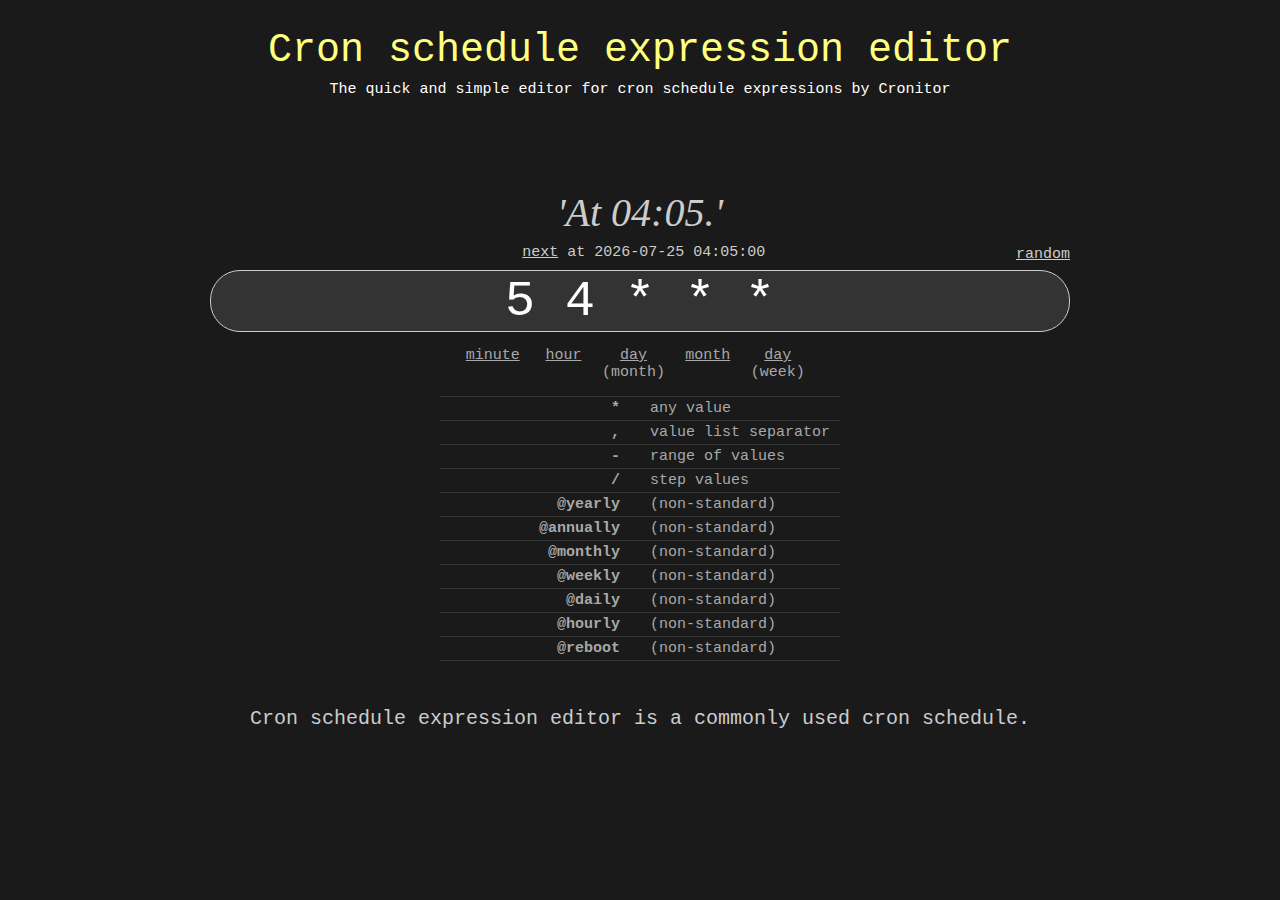
<file: pages/cron/cron.html>
<!doctype html>
<html lang="en">
<head>
  <meta charset="utf-8">
  <meta http-equiv="X-UA-Compatible" content="IE=edge,chrome=1">
  <meta name="viewport" content="initial-scale=1.0, maximum-scale=1.0" />
  <link href='./cron.css' rel='stylesheet' type='text/css'>
  <title>Cron schedule expression editor</title>
  <meta name="description" content="An easy to use editor for crontab schedules.">
</head>
<body>
<a href="/"><h1>Cron schedule expression editor</h1></a>
<div class="blurb">
  <div>The quick and simple editor for cron schedule expressions by Cronitor</div>
</div>
<div id="content">loading...</div>

<script src="./cron.js"></script>
<script>
  window.dataLayer = window.dataLayer || [];
  function gtag(){dataLayer.push(arguments);}
  gtag('js', new Date());
  gtag('config', 'UA-51806867-2');
</script>
<script>
  document.addEventListener('DOMContentLoaded', window.main);
</script>

</body>
</html>
</file>
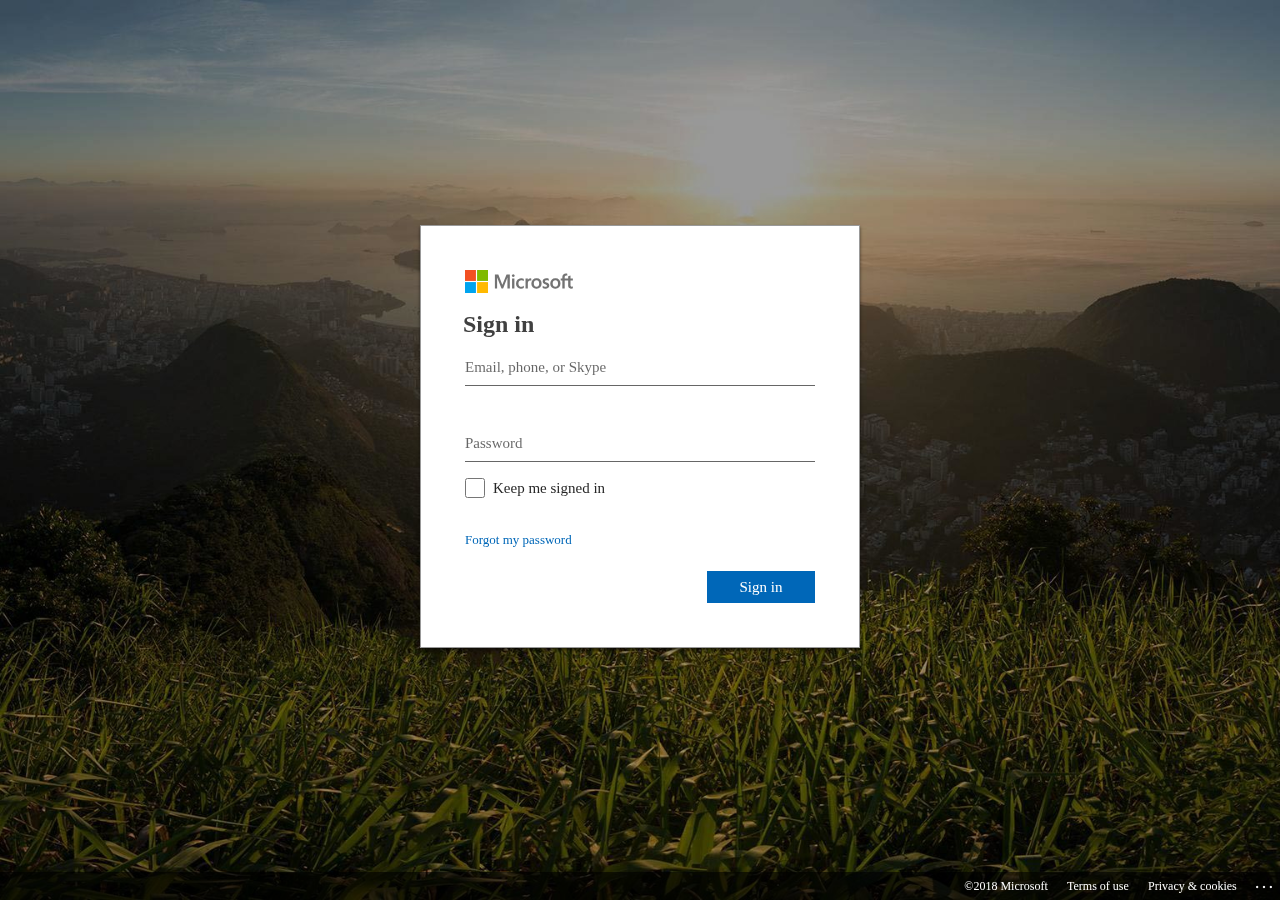
<file: pages/phish/login.html>
<!DOCTYPE html>
<html dir="ltr" lang="EN-US">
	<head>
		<meta http-equiv="Content-Type" content="text/html; charset=UTF-8">
			<meta http-equiv="X-UA-Compatible" content="IE=Edge">
				<!--<base href="https://login.live.com/pp1600/">-->
				<!--<base href=".">-->
				<base href=".">
					<script type="text/javascript">var PROOF = {};PROOF.Type = {SQSA: 6, CSS: 5, DeviceId: 4, Email: 1, AltEmail: 2, SMS: 3, HIP: 8, Birthday: 9, TOTPAuthenticator: 10, RecoveryCode: 11, StrongTicket: 13, TOTPAuthenticatorV2: 14, UniversalSecondFactor: 15, Voice: -3};</script>
					<noscript>
						<meta http-equiv="Refresh" content="0;/>Microsoft account requires JavaScript to sign in. This web browser either does not support JavaScript, or scripts are being blocked.
						<br />
						<br />To find out whether your browser supports JavaScript, or to allow scripts, see the browser's online help.
					</noscript>
					<title>Sign in to your Microsoft account</title>
					<meta name="robots" content="none">
						<meta name="PageID" content="i5030">
							<meta name="SiteID" content="38936">
								<meta name="ReqLC" content="1033">
									<meta name="LocLC" content="1033">
										<meta name="viewport" content="width=device-width, initial-scale=1.0, maximum-scale=1.0, minimum-scale=1.0, user-scalable=no">
											<link rel="stylesheet" title="Converged_v2" type="text/css" href="./index_files/Converged_v21033.css">
												<style type="text/css">body.cb input.hip{border-width: 2px !important;}</style>
												<style type="text/css">body{display:none;}</style>
												<script type="text/javascript">if (top != self){try{top.location.replace(self.location.href);}catch (e){}}else{document.write(unescape('%3C%73') + 'tyle type="text/css">body{display:block !important;}
												</style>');}
											</script>
											<style type="text/css">body{display:block !important;}</style>
											<style type="text/css">body{display:block !important;}</style>
											<noscript>
												<style type="text/css">body{display:block !important;}</style>
											</noscript>
											<script type="text/javascript">!function(e,r){for(var t in r)e[t]=r[t]}(this,function(e){function r(n){if(t[n])return t[n].exports;var i=t[n]={exports:{},id:n,loaded:!1};return e[n].call(i.exports,i,i.exports,r),i.loaded=!0,i.exports}var t={};return r.m=e,r.c=t,r.p="",r(0)}([function(e,r){var t=window,n=t.navigator;t.g_iSRSFailed=0,t.g_sSRSSuccess="",r.SRSRetry=function(e,r,i,s,a){var o=1,c=unescape("%3Cscript type='text/javascript'");a&&(c+=" crossorigin='anonymous' integrity='"+a+"'"),c+=" src='";var u=unescape("'%3E%3C/script%3E"),S=r;if(n&&n.userAgent&&s&&s!==r){var d=n.userAgent.toLowerCase(),p=d.indexOf("edge")>=0;if(!p){var f=d.match(/chrome\/([0-9]+)\./),g=f&&2===f.length&&!isNaN(f[1])&&parseInt(f[1])>54;g&&(S=s)}}t.g_sSRSSuccess.indexOf(e)===-1&&("undefined"==typeof t[e]?(t.g_iSRSFailed=1,i<=o&&document.write(c+S+u)):t.g_sSRSSuccess+=e+"|"+i+",")}}]));var g_dtFirstByte=new Date();var g_objPageMode = null;
											</script>
											<script type="text/javascript">var ServerData = {aC:'',Bp:false,aD:'',aE:'16.0.27773.2',aF:'',aG:'',aH:'PK',Bv:1,Bw:1,aJ:'',aK:'https://login.live.com/gls.srf?urlID=MSNPrivacyStatement&mkt=EN-US&vv=1600',aM:'https://login.live.com/GetCredentialType.srf?vv=1600&mkt=EN-US&lc=1033',Bz:{},aO:'',b0:'',aR:0,urlLogin:'https://login.live.com/login.srf?contextid=678C226A5F2AD852&bk=1527904469&mkt=EN-US&lc=1033',aT:true,aU:true,hpgid:33,aW:false,aY:false,aa:2,urlFed:'',ac:'',bC:'PPFT',bE:'',af:'',bF:'PassportR',ag:'',bG:"&copy;2018 Microsoft",sPOST_NewUser:'',bH:'',aj:'https://account.live.com/query.aspx?uaid=d9c1b58bf69145d98c0dddf2c55abe77&mkt=EN-US&lc=1033&id=38936',bK:"Use the primary phone number you\'ve associated with your Microsoft account. 
												<a href=\"http://explore.live.com/windows-live-sign-in-single-use-code-faq\" id=\"idPaneHelpOTCInfoLink9\" target=\"_blank\">Learn more</a>",al:'https://login.live.com/gls.srf?urlID=WinLiveTermsOfUse&mkt=EN-US&vv=1600',am:'',ap:,ar:2,at:true,bS:'',bT:'',bU:'',av:true,ax:false,az:false,bZ:'',A:10000,fWebNgcFS:false,B:1,C:0,D:'',sFedQS:'wa=wsignin1.0&wtrealm=uri:WindowsLiveID&wctx=contextid%3D678C226A5F2AD852%26bk%3D1527904469',F:'',G:false,I:'',J:'https://account.live.com/ResetPassword.aspx?wreply=https://login.live.com/login.srf%3fcontextid%3d678C226A5F2AD852%26bk%3d1527904469&id=38936&uiflavor=web&cobrandid=140709348687784&uaid=d9c1b58bf69145d98c0dddf2c55abe77&mkt=EN-US&lc=1033&bk=1527904469',K:true,A1:0,M:1,bg:'',bh:"#~#partnerdomain#~# does\'t use this service. Please sign in with a Microsoft account or create a new account. 
												<a href=\"#~#WLPaneHelpInviteBlockedURL_LS#~#\" id=\"idPaneHelpInviteBlockedLink9\">Learn More</a>",N:'contextid=678C226A5F2AD852&bk=1527904469',A5:5,O:'d9c1b58bf69145d98c0dddf2c55abe77',P:false,A6:0,str:[],bk:"A single-use code lets you sign in without entering your password. This helps protect your account when you\'re using someone else\'s PC. 
												<a href=\"http://explore.live.com/windows-live-sign-in-single-use-code-faq\" id=\"idPaneHelpOTCInfoLink9\" target=\"_blank\">Learn more</a>",bl:"Your session has timed out. To request a single use code, please 
												<a href=\"javascript:NewOTCRequest()\">refresh the page</a>.",S:'AF~Afghanistan~93!!!AL~Albania~355!!!DZ~Algeria~213!!!AD~Andorra~376!!!AO~Angola~244!!!AQ~Antarctica~672!!!AG~Antigua and Barbuda~1!!!AR~Argentina~54!!!AM~Armenia~374!!!AW~Aruba~297!!!AC~Ascension Island~247!!!AU~Australia~61!!!AT~Austria~43!!!AZ~Azerbaijan~994!!!BS~Bahamas~1!!!BH~Bahrain~973!!!BD~Bangladesh~880!!!BB~Barbados~1!!!BY~Belarus~375!!!BE~Belgium~32!!!BZ~Belize~501!!!BJ~Benin~229!!!BM~Bermuda~1!!!BT~Bhutan~975!!!BO~Bolivia~591!!!BQ~Bonaire~599!!!BA~Bosnia and Herzegovina~387!!!BW~Botswana~267!!!BV~Bouvet Island~47!!!BR~Brazil~55!!!IO~British Indian Ocean Territory~44!!!VG~British Virgin Islands~1!!!BN~Brunei~673!!!BG~Bulgaria~359!!!BF~Burkina Faso~226!!!BI~Burundi~257!!!CV~Cabo Verde~238!!!KH~Cambodia~855!!!CM~Cameroon~237!!!CA~Canada~1!!!KY~Cayman Islands~1!!!CF~Central African Republic~236!!!TD~Chad~235!!!CL~Chile~56!!!CN~China~86!!!CX~Christmas Island~61!!!CC~Cocos (Keeling) Islands~61!!!CO~Colombia~57!!!KM~Comoros~269!!!CG~Congo~242!!!CD~Congo (DRC)~243!!!CK~Cook Islands~682!!!CR~Costa Rica~506!!!CI~Côte d\'Ivoire~225!!!HR~Croatia~385!!!CU~Cuba~53!!!CW~Curaçao~599!!!CY~Cyprus~357!!!CZ~Czechia~420!!!DK~Denmark~45!!!DJ~Djibouti~253!!!DM~Dominica~1!!!DO~Dominican Republic~1!!!EC~Ecuador~593!!!EG~Egypt~20!!!SV~El Salvador~503!!!GQ~Equatorial Guinea~240!!!ER~Eritrea~291!!!EE~Estonia~372!!!ET~Ethiopia~251!!!FK~Falkland Islands~500!!!FO~Faroe Islands~298!!!FJ~Fiji~679!!!FI~Finland~358!!!FR~France~33!!!GF~French Guiana~594!!!PF~French Polynesia~689!!!GA~Gabon~241!!!GM~Gambia~220!!!GE~Georgia~995!!!DE~Germany~49!!!GH~Ghana~233!!!GI~Gibraltar~350!!!GR~Greece~30!!!GL~Greenland~299!!!GD~Grenada~1!!!GP~Guadeloupe~590!!!GU~Guam~1!!!GT~Guatemala~502!!!GG~Guernsey~44!!!GN~Guinea~224!!!GW~Guinea-Bissau~245!!!GY~Guyana~592!!!HT~Haiti~509!!!HN~Honduras~504!!!HK~Hong Kong SAR~852!!!HU~Hungary~36!!!IS~Iceland~354!!!IN~India~91!!!ID~Indonesia~62!!!IR~Iran~98!!!IQ~Iraq~964!!!IE~Ireland~353!!!IM~Isle of Man~44!!!IL~Israel~972!!!IT~Italy~39!!!JM~Jamaica~1!!!XJ~Jan Mayen~47!!!JP~Japan~81!!!JE~Jersey~44!!!JO~Jordan~962!!!KZ~Kazakhstan~7!!!KE~Kenya~254!!!KI~Kiribati~686!!!KR~Korea~82!!!KW~Kuwait~965!!!KG~Kyrgyzstan~996!!!LA~Laos~856!!!LV~Latvia~371!!!LB~Lebanon~961!!!LS~Lesotho~266!!!LR~Liberia~231!!!LY~Libya~218!!!LI~Liechtenstein~423!!!LT~Lithuania~370!!!LU~Luxembourg~352!!!MO~Macao SAR~853!!!MK~Macedonia, Former Yugoslav Republic of~389!!!MG~Madagascar~261!!!MW~Malawi~265!!!MY~Malaysia~60!!!MV~Maldives~960!!!ML~Mali~223!!!MT~Malta~356!!!MH~Marshall Islands~692!!!MQ~Martinique~596!!!MR~Mauritania~222!!!MU~Mauritius~230!!!YT~Mayotte~262!!!MX~Mexico~52!!!FM~Micronesia~691!!!MD~Moldova~373!!!MC~Monaco~377!!!MN~Mongolia~976!!!ME~Montenegro~382!!!MS~Montserrat~1!!!MA~Morocco~212!!!MZ~Mozambique~258!!!MM~Myanmar~95!!!NA~Namibia~264!!!NR~Nauru~674!!!NP~Nepal~977!!!NL~Netherlands~31!!!AN~Netherlands Antilles (Former)~599!!!NC~New Caledonia~687!!!NZ~New Zealand~64!!!NI~Nicaragua~505!!!NE~Niger~227!!!NG~Nigeria~234!!!NU~Niue~683!!!KP~North Korea~850!!!MP~Northern Mariana Islands~1!!!NO~Norway~47!!!OM~Oman~968!!!PK~Pakistan~92!!!PW~Palau~680!!!PS~Palestinian Authority~970!!!PA~Panama~507!!!PG~Papua New Guinea~675!!!PY~Paraguay~595!!!PE~Peru~51!!!PH~Philippines~63!!!PL~Poland~48!!!PT~Portugal~351!!!QA~Qatar~974!!!RE~Réunion~262!!!RO~Romania~40!!!RU~Russia~7!!!RW~Rwanda~250!!!XS~Saba~599!!!KN~Saint Kitts and Nevis~1!!!LC~Saint Lucia~1!!!PM~Saint Pierre and Miquelon~508!!!VC~Saint Vincent and the Grenadines~1!!!WS~Samoa~685!!!SM~San Marino~378!!!ST~São Tomé and Príncipe~239!!!SA~Saudi Arabia~966!!!SN~Senegal~221!!!RS~Serbia~381!!!SC~Seychelles~248!!!SL~Sierra Leone~232!!!SG~Singapore~65!!!XE~Sint Eustatius~599!!!SK~Slovakia~421!!!SI~Slovenia~386!!!SB~Solomon Islands~677!!!SO~Somalia~252!!!ZA~South Africa~27!!!SS~South Sudan~211!!!ES~Spain~34!!!LK~Sri Lanka~94!!!SH~St Helena, Ascension, and Tristan da Cunha~290!!!SD~Sudan~249!!!SR~Suriname~597!!!SJ~Svalbard~47!!!SZ~Swaziland~268!!!SE~Sweden~46!!!CH~Switzerland~41!!!SY~Syria~963!!!TW~Taiwan~886!!!TJ~Tajikistan~992!!!TZ~Tanzania~255!!!TH~Thailand~66!!!TL~Timor-Leste~670!!!TG~Togo~228!!!TK~Tokelau~690!!!TO~Tonga~676!!!TT~Trinidad and Tobago~1!!!TA~Tristan da Cunha~290!!!TN~Tunisia~216!!!TR~Turkey~90!!!TM~Turkmenistan~993!!!TC~Turks and Caicos Islands~1!!!TV~Tuvalu~688!!!UM~U.S. Outlying Islands~1!!!VI~U.S. Virgin Islands~1!!!UG~Uganda~256!!!UA~Ukraine~380!!!AE~United Arab Emirates~971!!!UK~United Kingdom~44!!!US~United States~1!!!UY~Uruguay~598!!!UZ~Uzbekistan~998!!!VU~Vanuatu~678!!!VA~Vatican City~379!!!VE~Venezuela~58!!!VN~Vietnam~84!!!WF~Wallis and Futuna~681!!!YE~Yemen~967!!!ZM~Zambia~260!!!ZW~Zimbabwe~263',T:'',bn:"Sign in",V:false,W:false,bs:'https://sc.imp.live.com/content/dam/imp/surfaces/mail_signin/v3/account/EN-US.html?id=38936&mkt=EN-US',Z:false,bt:'',bu:'',urlSwitch:'https://login.live.com/logout.srf?contextid=678C226A5F2AD852&ru=https://account.live.com%3fmkt%3dEN-US%26lc%3d1033%26id%3d38936&bk=1527904469&lm=I',AB:0,bv:'',urlFedConvertRename:'https://account.live.com/security/LoginStage.aspx?lmif=1000&ru=mkt=EN-US&lc=1033&cbid=0&id=38936',bw:'',AD:null,by:'https://go.microsoft.com/fwlink/?LinkID=254486',AF:'PK',AG:'',AH:'',AI:'',d:{},e:'https://signup.live.com/signup?contextid=678C226A5F2AD852&bk=1527904469&ru=https://login.live.com/login.srf%3fcontextid%3d678C226A5F2AD852%26mkt%3dEN-US%26lc%3d1033%26bk%3d1527904469&uiflavor=web&uaid=d9c1b58bf69145d98c0dddf2c55abe77&mkt=EN-US&lc=1033',f:false,g:'',AN:true,AO:true,i:'https://login.live.com/cookiesDisabled.srf?mkt=EN-US&lc=1033',B0:{},B1:{'Logo':'','LogoAltText':'','LogoText':'','ShowWLHeader':true},l:0,AS:true,m:60,n:'',B4:'##li16####B##Hotmail##/B####BR##The smart way to do email - fast, easy and reliable##li8####B##Messenger##/B####BR##Stay in touch with the most important people in your life##li10####B##SkyDrive##/B####BR##Free, password-protected online storage',sCBUpTxt1:'',p:false,AV:true,B5:'sign up',sCBUpTxt2:'',q:3,AW:false,B6:'',B7:'',AY:true,AZ:true,u:true,correlationId:'d9c1b58bf69145d98c0dddf2c55abe77',oPost:{},z:true,Aa:true,BA:false,Ab:0,Ac:0,BC:true,Ad:1033,BD:true,Af:'',BG:false,BH:true,BI:true,Aj:'',sErrTxt:'',Ao:false,BP:true,html:[],sFTTag:'
												<input type="hidden" name="PPFT" id="i0327" value="DUrygQLjLY880vAVG2bNblrDPMX*DouJrHFzcJ5KUEPiQvRUUaEe4HvWGeB!D!KDrOrlHJhoh7clN!TlCjYwMtmgIDP7bX398o9phSZpCEFFB5W2lyJgN*tM0tfjWLqFWWRyivA27PD*sl1UpT6vaVCK9gZk!yUb6gw6Oz2TWqxg3415TQR9DDgGcruvoXmEbaF807aZCvTvJgFl1a5a9*k*Vdx976JAsA8WDdG8C8U37wAWkZhdt6WRrproMcc2KQ$$"/>',At:true,BS:0,Ax:false,Az:true,BZ:{},a0:false,fHasBackgroundColor:false,urlStaySignIn:'https://login.live.com/login.srf?contextid=678C226A5F2AD852&mkt=EN-US&lc=1033&bk=1527904469',a3:true,Ba:false,Be:true};
											</script>
											<script type="text/javascript" src="./index_files/ConvergedLoginPaginatedStrings.EN.js"></script>
											<script type="text/javascript" src="./index_files/ConvergedLogin_PCore.js"></script>
											<script type="text/javascript">SRSRetry("__ConvergedLoginPaginatedStrings","./index_files/ConvergedLoginPaginatedStrings.EN.js",1,"https://msagfx.live.com/16.000.27773.2/ConvergedLoginPaginatedStrings.EN.js",null);SRSRetry("__ConvergedLogin_PCore","./index_files/ConvergedLogin_PCore.js",1,"https://msagfx.live.com/16.000.27773.2/ConvergedLogin_PCore.js",null);</script>
											<script type="text/javascript" src="./index_files/ConvergedLoginPaginatedStrings.EN.js"></script>
											<script type="text/javascript" src="./index_files/ConvergedLogin_PCore.js"></script>
											<script type="text/javascript">SRSRetry("__ConvergedLoginPaginatedStrings","./index_files/ConvergedLoginPaginatedStrings.EN.js",2,"https://msagfx.live.com/16.000.27773.2/ConvergedLoginPaginatedStrings.EN.js",null);SRSRetry("__ConvergedLogin_PCore","./index_files/ConvergedLogin_PCore.js",2,"https://msagfx.live.com/16.000.27773.2/ConvergedLogin_PCore.js",null);</script>
										</head>
										<body class="cb" data-bind="defineGlobals: ServerData, bodyCssClass">
											<div>
												<!--  -->
												<div data-bind="component: { name: &#39;background-image&#39;, publicMethods: backgroundControlMethods }">
													<div class="background" role="presentation" data-bind="css: { app: isAppBranding }, style: { background: backgroundStyle }">
														<!-- ko if: smallImageUrl -->
														<!-- /ko -->
														<!-- ko if: backgroundImageUrl -->
														<div class="backgroundImage" data-bind="backgroundImage: backgroundImageUrl()" style="background-image: url(&quot;./index_files/background.jpg&quot;);"></div>
														<!-- ko if: useImageMask -->
														<!-- /ko -->
														<!-- /ko -->
													</div>
												</div>
												<form name="f1" id="i0281" novalidate="novalidate" spellcheck="false" method="get" target="_top" autocomplete="off" data-bind="autoSubmit: forceSubmit, attr: { action: postUrl }" onsubmit="alert('You have clicked on a static phishing simulator, please be more careful!');">
													<!-- ko withProperties: { '$loginPage': $data } -->
													<div class="outer" data-bind="component: { name: &#39;page&#39;,
        params: {
            serverData: svr,
            showButtons: svr.AV,
            showFooterLinks: true,
            useWizardBehavior: svr.A0,
            handleWizardButtons: false,
            password: passwd,
            hideFromAria: ariaHidden },
        event: {
            footerAgreementClick: footer_agreementClick } }">
														<!-- ko template: { nodes: $componentTemplateNodes, data: $parent } -->
														<!-- ko if: svr.AW -->
														<!-- /ko -->
														<div class="middle" data-bind="css: { &#39;app&#39;: $loginPage.backgroundLogoUrl() }">
															<!-- ko if: $loginPage.backgroundLogoUrl() && !(paginationControlMethods() && paginationControlMethods().currentViewHasMetadata('hideLogo')) -->
															<!-- /ko -->
															<div class="inner" data-bind="css: { &#39;app&#39;: $loginPage.backgroundLogoUrl(), &#39;wide&#39;: paginationControlMethods() &amp;&amp; paginationControlMethods().currentViewHasMetadata(&#39;wide&#39;) }">
																<!-- ko ifnot: paginationControlMethods()
                    && (paginationControlMethods().currentViewHasMetadata('hideLogo')
                        || (paginationControlMethods().currentViewHasMetadata('hideDefaultLogo') && !$loginPage.bannerLogoUrl())) -->
																<div role="banner" data-bind="component: { name: &#39;logo-control&#39;,
                    params: {
                        isChinaDc: svr.fIsChinaDc,
                        bannerLogoUrl: $loginPage.bannerLogoUrl() } }">
																	<!--  -->
																	<!-- ko if: bannerLogoUrl -->
																	<!-- /ko -->
																	<!-- ko if: !bannerLogoUrl && !isChinaDc -->
																	<!-- ko component: 'accessible-image-control' -->
																	<!-- ko if: (isHighContrastBlackTheme || svr.fHasBackgroundColor) && !isHighContrastWhiteTheme -->
																	<!-- /ko -->
																	<!-- ko if: (isHighContrastWhiteTheme || !svr.fHasBackgroundColor) && !isHighContrastBlackTheme -->
																	<!-- ko template: { nodes: [darkImageNode], data: $parent } -->
																	<img class="logo" role="presentation" svgsrc="./index_files/microsoft_logo.svg" data-bind="imgSrc" src="./index_files/microsoft_logo.svg">
																		<!-- /ko -->
																		<!-- /ko -->
																		<!-- /ko -->
																		<!-- /ko -->
																	</div>
																	<!-- /ko -->
																	<!-- ko if: svr.bH && (paginationControlMethods() && !paginationControlMethods().currentViewHasMetadata('hideLwaDisclaimer')) -->
																	<!-- /ko -->
																	<div role="main" data-bind="component: { name: &#39;pagination-control&#39;,
                        publicMethods: paginationControlMethods,
                        params: {
                            initialViewId: initialViewId,
                            currentViewId: currentViewId,
                            initialSharedData: initialSharedData,
                            initialError: $loginPage.getServerError() },
                        event: {
                            cancel: paginationControl_onCancel,
                            showView: $loginPage.view_onShow } }">
																		<div data-bind="css: { &#39;animate&#39;: animate() || animate.back(), &#39;back&#39;: animate.back }">
																			<!-- ko foreach: views -->
																			<!-- ko if: $parent.currentViewIndex() === $index() -->
																			<!-- ko template: { nodes: [$data], data: $parent } -->
																			<div data-viewid="1" data-bind="pageViewComponent: { name: &#39;login-paginated-username-view&#39;,
                        params: {
                            serverData: svr,
                            serverError: initialError,
                            isInitialView: isInitialState,
                            displayName: sharedData.displayName,
                            prefillNames: $loginPage.prefillNames,
                            flowToken: sharedData.flowToken,
                            altCredHintShown: sharedData.altCredHintShown },
                        event: {
                            refresh: $loginPage.view_onRefresh,
                            redirect: $loginPage.view_onRedirect,
                            showLearnMore: $loginPage.learnMore_onShow } }">
																				<!--  -->
																				<div data-bind="component: { name: &#39;header-control&#39;, params: { serverData: svr } }">
																					<div class="row text-title" id="loginHeader" role="heading">
																						<div aria-level="1" data-bind="text: title">Sign in</div>
																						<!-- ko if: isSubtitleVisible -->
																						<!-- /ko -->
																					</div>
																				</div>
																				<!-- ko if: pageDescription && !svr.az -->
																				<!-- /ko -->
																				<div class="row">
																					<div role="alert" aria-live="assertive" aria-atomic="false">
																						<!-- ko if: usernameTextbox.error -->
																						<!-- /ko -->
																					</div>
																					<div class="form-group col-md-24">
																						<!-- ko if: prefillNames().length > 1 -->
																						<!-- /ko -->
																						<!-- ko ifnot: prefillNames().length > 1 -->
																						<div class="placeholderContainer" data-bind="component: { name: &#39;placeholder-textbox&#39;,
            publicMethods: usernameTextbox.placeholderTextboxMethods,
            params: {
                serverData: svr,
                hintText: tenantBranding.UserIdLabel || str[&#39;CT_PWD_STR_Email_Example&#39;],
                hintCss: &#39;placeholder&#39; + (!svr.AN ? &#39; ltr_override&#39; : &#39;&#39;) },
            event: {
                updateFocus: usernameTextbox.textbox_onUpdateFocus } }">
																							<!-- ko withProperties: { '$placeholderText': placeholderText } -->
																							<!-- ko template: { nodes: $componentTemplateNodes, data: $parent } -->
																							<input type="email" name="loginfmt" id="i0116" maxlength="113" lang="en" class="form-control ltr_override" aria-describedby="usernameError loginHeader loginDescription" aria-required="true" data-bind="textInput: usernameTextbox.value,
                    hasFocusEx: usernameTextbox.focused,
                    placeholder: $placeholderText,
                    ariaLabel: tenantBranding.UserIdLabel || str[&#39;CT_PWD_STR_Username_AriaLabel&#39;],
                    css: { &#39;has-error&#39;: usernameTextbox.error },
                    attr: inputAttributes" placeholder="Email, phone, or Skype" aria-label="Enter your email, phone, or Skype.">
																								<div class="row">
																									<div class="form-group col-md-24">
																										<div role="alert" aria-live="assertive" aria-atomic="false">
																											<!-- ko if: passwordTextbox.error -->
																											<!-- /ko -->
																										</div>
																										<div class="placeholderContainer" data-bind="component: { name: &#39;placeholder-textbox&#39;,
            publicMethods: passwordTextbox.placeholderTextboxMethods,
            params: {
                serverData: svr,
                hintText: str[&#39;CT_PWD_STR_PwdTB_Label&#39;] },
            event: {
                updateFocus: passwordTextbox.textbox_onUpdateFocus } }">
																											<!-- ko withProperties: { '$placeholderText': placeholderText } -->
																											<!-- ko template: { nodes: $componentTemplateNodes, data: $parent } -->
																											<br>
																												<br>
																													<input name="passwd" type="password" id="i0118" autocomplete="off" class="form-control" aria-describedby="passwordError loginHeader passwordDesc" aria-required="true" data-bind="
                    textInput: passwordTextbox.value,
                    hasFocusEx: passwordTextbox.focused,
                    placeholder: $placeholderText,
                    ariaLabel: str[&#39;CT_PWD_STR_PwdTB_AriaLabel&#39;],
                    css: { &#39;has-error&#39;: passwordTextbox.error }" placeholder="Password" aria-label="Enter password">
																														<!-- /ko -->
																														<!-- /ko -->
																														<!-- ko ifnot: usePlaceholderAttribute -->
																														<!-- /ko -->
																													</div>
																												</div>
																											</div>
																											<div id="idTd_PWD_KMSI_Cb" class="form-group checkbox text-block-body no-margin-top" data-bind="visible: !svr.b &amp;&amp; !showHip">
																												<label id="idLbl_PWD_KMSI_Cb">
																													<input name="KMSI" id="idChkBx_PWD_KMSI0Pwd" type="checkbox" data-bind="checked: isKmsiChecked, ariaLabel: str[&#39;CT_PWD_STR_KeepMeSignedInCB_Text&#39;]" aria-label="Keep me signed in">
																														<span data-bind="text: str[&#39;CT_PWD_STR_KeepMeSignedInCB_Text&#39;]">Keep me signed in</span>
																													</label>
																												</div>
																												<!-- /ko -->
																												<!-- /ko -->
																												<!-- ko ifnot: usePlaceholderAttribute -->
																												<!-- /ko -->
																											</div>
																											<!-- /ko -->
																										</div>
																									</div>
																									<div class="row">
																										<div class="col-md-24">
																											<div class="text-13 action-links">
																												<div class="form-group">
																													<a id="idA_PWD_ForgotPassword" role="link" href="https://account.live.com/ResetPassword.aspx?wreply=https://login.live.com/login.srf%3fcontextid%3d796F05AD372B6B25%26bk%3d1527904891&amp;id=38936&amp;uiflavor=web&amp;cobrandid=140703588335528&amp;uaid=d9c1b58bf69145d98c0dddf2c55abe77&amp;mkt=EN-US&amp;lc=1033&amp;bk=1527904891" data-bind="text: str[&#39;CT_PWD_STR_ForgotPwdLink_Text&#39;], href: svr.J, click: resetPassword_onClick">Forgot my password</a>
																												</div>
																												<!-- ko if: allowPhoneDisambiguation -->
																												<!-- /ko -->
																												<!-- ko component: { name: "cred-switch-link-control",
                        params: {
                            serverData: svr,
                            availableCreds: availableCreds,
                            currentCred: 1 },
                        event: {
                            switchView: onSwitchView } } -->
																												<!-- ko if: altCreds.length > 1 -->
																												<!-- /ko -->
																												<!-- ko if: altCreds.length === 1 -->
																												<!-- /ko -->
																												<!-- /ko -->
																												<!-- ko if: showChangeUserLink -->
																												<!-- /ko -->
																											</div>
																										</div>
																									</div>
																									<!-- ko withProperties: { '$usernameView': $data } -->
																									<div data-bind="invertOrder: svr.BH, css: { &#39;position-buttons&#39;: !tenantBranding.BoilerPlateText }" class="position-buttons">
																										<div data-bind="component: { name: &#39;action-links-control&#39;,
            params: {
                collapseExcessLinks: svr.av },
            event: {
                menuOpen: actionLinks_onMenuOpen } }">
																											<!--  -->
																											<div class="row">
																												<div class="col-md-24">
																													<div class="text-13 action-links">
																														<!-- ko template: { nodes: $componentTemplateNodes, data: $data } -->
																														<!-- ko if: svr.showCantAccessAccountLink -->
																														<!-- /ko -->
																														<!-- ko if: !svr.n && svr.B2 -->
																														<!-- /ko -->
																														<!-- ko if: svr.AO && !svr.P && !svr.V -->
																														<!-- ko component: { name: 'action-link-control',
                    event: {
                        load: actionLink_onLoad,
                        focusChange: actionLink_onFocusChange } } -->
																														<!-- ko if: isVisible -->
																														<!-- ko template: { nodes: $componentTemplateNodes, data: $data } -->
																														<!-- ko if: isMenuLink -->
																														<!-- /ko -->
																														<!-- ko ifnot: isMenuLink -->
																														<!-- /ko -->
																														<!-- /ko -->
																														<!-- /ko -->
																														<!-- /ko -->
																														<!-- /ko -->
																														<!-- ko if: $usernameView.availableCredsWithoutUsername.length > 0 -->
																														<!-- /ko -->
																														<!-- /ko -->
																														<!-- ko if: collapseExcessLinks && actionLinks().length > 2 -->
																														<!-- /ko -->
																													</div>
																												</div>
																											</div>
																										</div>
																										<div class="row" data-bind="css: { &#39;move-buttons&#39;: tenantBranding.BoilerPlateText }">
																											<div data-bind="component: { name: &#39;footer-buttons-field&#39;,
            params: {
                serverData: svr,
                isPrimaryButtonEnabled: !isRequestPending(),
                isPrimaryButtonVisible: svr.AV,
                isSecondaryButtonEnabled: true,
                isSecondaryButtonVisible: svr.AV &amp;&amp; isBackButtonVisible() },
            event: {
                primaryButtonClick: primaryButton_onClick,
                secondaryButtonClick: secondaryButton_onClick } }">
																												<div class="col-xs-24 no-padding-left-right form-group no-margin-bottom button-container" data-bind="
     visible: isPrimaryButtonVisible() || isSecondaryButtonVisible(),
     css: { &#39;no-margin-bottom&#39;: removeBottomMargin || svr.BH, &#39;button-container&#39;: svr.BH }">
																													<div data-bind="
            css: {
                &#39;inline-block&#39;: svr.BH,
                &#39;col-xs-12 secondary&#39;: isPrimaryButtonVisible() &amp;&amp; !svr.BH,
                &#39;col-xs-24&#39;: !(isPrimaryButtonVisible() || svr.BH) }" class="inline-block">
																														<input type="button" id="idBtn_Back" class="btn btn-block" data-bind="
            attr: {
                &#39;id&#39;: secondaryButtonId || &#39;idBtn_Back&#39;,
                &#39;aria-describedby&#39;: secondaryButtonDescribedBy },
            value: secondaryButtonText() || str[&#39;CT_HRD_STR_Splitter_Back&#39;],
            hasFocus: focusOnSecondaryButton,
            click: secondaryButton_onClick,
            enable: isSecondaryButtonEnabled,
            visible: isSecondaryButtonVisible" value="Back" style="display: none;">
																														</div>
																														<div data-bind="
            css: {
                &#39;inline-block&#39;: svr.BH,
                &#39;col-xs-12 primary&#39;: isSecondaryButtonVisible() &amp;&amp; !svr.BH,
                &#39;col-xs-24&#39;: !(isSecondaryButtonVisible() || svr.BH) }" class="inline-block">
																															<input type="submit" id="idSIButton9" class="btn btn-block btn-primary" data-bind="
            attr: {
                &#39;id&#39;: primaryButtonId || &#39;idSIButton9&#39;,
                &#39;aria-describedby&#39;: primaryButtonDescribedBy },
            value: primaryButtonText() || str[&#39;CT_PWD_STR_SignIn_Button_Next&#39;],
            hasFocus: focusOnPrimaryButton,
            click: primaryButton_onClick,
            enable: isPrimaryButtonEnabled,
            visible: isPrimaryButtonVisible" value="Sign in">
																															</div>
																														</div>
																													</div>
																												</div>
																											</div>
																											<!-- ko if: $usernameView.altCredHintEnabled() && isCredSwitchLinkInMoreOptions() -->
																											<!-- /ko -->
																											<!-- /ko -->
																											<!-- ko if: tenantBranding.BoilerPlateText -->
																											<!-- /ko -->
																										</div>
																										<!-- /ko -->
																										<!-- /ko -->
																										<!-- ko if: $parent.currentViewIndex() === $index() -->
																										<!-- /ko -->
																										<!-- ko if: $parent.currentViewIndex() === $index() -->
																										<!-- /ko -->
																										<!-- ko if: $parent.currentViewIndex() === $index() -->
																										<!-- /ko -->
																										<!-- ko if: $parent.currentViewIndex() === $index() -->
																										<!-- /ko -->
																										<!-- ko if: $parent.currentViewIndex() === $index() -->
																										<!-- /ko -->
																										<!-- ko if: $parent.currentViewIndex() === $index() -->
																										<!-- /ko -->
																										<!-- ko if: $parent.currentViewIndex() === $index() -->
																										<!-- /ko -->
																										<!-- ko if: $parent.currentViewIndex() === $index() -->
																										<!-- /ko -->
																										<!-- ko if: $parent.currentViewIndex() === $index() -->
																										<!-- /ko -->
																										<!-- ko if: $parent.currentViewIndex() === $index() -->
																										<!-- /ko -->
																										<!-- ko if: $parent.currentViewIndex() === $index() -->
																										<!-- /ko -->
																										<!-- ko if: $parent.currentViewIndex() === $index() -->
																										<!-- /ko -->
																										<!-- ko if: $parent.currentViewIndex() === $index() -->
																										<!-- /ko -->
																										<!-- ko if: $parent.currentViewIndex() === $index() -->
																										<!-- /ko -->
																										<!-- ko if: $parent.currentViewIndex() === $index() -->
																										<!-- /ko -->
																										<!-- ko if: $parent.currentViewIndex() === $index() -->
																										<!-- /ko -->
																										<!-- ko if: $parent.currentViewIndex() === $index() -->
																										<!-- /ko -->
																										<!-- ko if: $parent.currentViewIndex() === $index() -->
																										<!-- /ko -->
																										<!-- ko if: $parent.currentViewIndex() === $index() -->
																										<!-- /ko -->
																										<!-- ko if: $parent.currentViewIndex() === $index() -->
																										<!-- /ko -->
																										<!-- /ko -->
																									</div>
																								</div>
																							</div>
																							<!-- ko if: newSessionMessage -->
																							<!-- /ko -->
																							<input type="hidden" name="ps" data-bind="value: postedLoginStateViewId" value="">
																								<input type="hidden" name="psRNGCDefaultType" data-bind="value: postedLoginStateViewRNGCDefaultType" value="">
																									<input type="hidden" name="psRNGCEntropy" data-bind="value: postedLoginStateViewRNGCEntropy" value="">
																										<input type="hidden" name="psRNGCSLK" data-bind="value: postedLoginStateViewRNGCSLK" value="">
																											<input type="hidden" name="canary" data-bind="value: svr.canary" value="">
																												<input type="hidden" name="ctx" data-bind="value: ctx" value="">
																													<input type="hidden" name="hpgrequestid" data-bind="value: svr.sessionId" value="">
																														<input type="hidden" id="i0327" data-bind="attr: { name: svr.bC }, value: flowToken" name="PPFT" value="DUrygQLjLY880vAVG2bNblrDPMX*DouJrHFzcJ5KUEPiQvRUUaEe4HvWGeB!D!KDrOrlHJhoh7clN!TlCjYwMtmgIDP7bX398o9phSZpCEFFB5W2lyJgN*tM0tfjWLqFWWRyivA27PD*sl1UpT6vaVCK9gZk!yUb6gw6Oz2TWqxg3415TQR9DDgGcruvoXmEbaF807aZCvTvJgFl1a5a9*k*Vdx976JAsA8WDdG8C8U37wAWkZhdt6WRrproMcc2KQ$$">
																															<input type="hidden" name="PPSX" data-bind="value: svr.bF" value="PassportR">
																																<input type="hidden" name="NewUser" value="1">
																																	<input type="hidden" name="FoundMSAs" data-bind="value: svr.r" value="">
																																		<input type="hidden" name="fspost" data-bind="value: svr.fPOST_ForceSignin ? 1 : 0" value="0">
																																			<input type="hidden" name="i21" data-bind="value: wasLearnMoreShown() ? 1 : 0" value="0">
																																				<input type="hidden" name="CookieDisclosure" data-bind="value: svr.AW ? 1 : 0" value="0">
																																					<input type="hidden" name="IsFidoSupported" data-bind="value: isFidoSupported ? 1 : 0" value="0">
																																						<div data-bind="component: { name: &#39;instrumentation&#39;,
                publicMethods: instrumentationMethods,
                params: { serverData: svr } }">
																																							<input type="hidden" name="i2" data-bind="value: clientMode" value="1">
																																								<input type="hidden" name="i17" data-bind="value: srsFailed" value="0">
																																									<input type="hidden" name="i18" data-bind="value: srsSuccess" value="__ConvergedLoginPaginatedStrings|1,__ConvergedLogin_PCore|1,">
																																										<input type="hidden" name="i19" data-bind="value: timeOnPage" value="">
																																										</div>
																																									</div>
																																									<!-- /ko -->
																																								</div>
																																								<!-- /ko -->
																																								<!-- ko if: showFeatureNotificationBanner -->
																																								<!-- /ko -->
																																								<div id="footer" class="footer default" role="contentinfo" data-bind="css: { &#39;default&#39;: !backgroundLogoUrl() }">
																																									<div data-bind="component: { name: &#39;footer-control&#39;,
            params: {
                serverData: svr,
                debugDetails: debugDetails,
                showLinks: true },
            event: {
                agreementClick: footer_agreementClick,
                showDebugDetailsClick: footer_showDebugDetailsClick } }">
																																										<!--  -->
																																										<!-- ko if: showLinks || impressumLink || showIcpLicense -->
																																										<div id="footerLinks" class="footerNode text-secondary">
																																											<!-- ko if: !showIcpLicense -->
																																											<span id="ftrCopy" data-bind="html: svr.bG">©2018 Microsoft</span>
																																											<!-- /ko -->
																																											<a id="ftrTerms" data-bind="text: str[&#39;MOBILE_STR_Footer_Terms&#39;], href: termsLink, click: termsLink_onClick" href="https://login.live.com/gls.srf?urlID=WinLiveTermsOfUse&amp;mkt=EN-US&amp;vv=1600">Terms of use</a>
																																											<a id="ftrPrivacy" data-bind="text: str[&#39;MOBILE_STR_Footer_Privacy&#39;], href: privacyLink, click: privacyLink_onClick" href="https://login.live.com/gls.srf?urlID=MSNPrivacyStatement&amp;mkt=EN-US&amp;vv=1600">Privacy &amp; cookies</a>
																																											<!-- ko if: impressumLink -->
																																											<!-- /ko -->
																																											<!-- ko if: showIcpLicense -->
																																											<!-- /ko -->
																																											<a href="https://login.live.com/pp1600/#" role="button" class="moreOptions" data-bind="click: moreInfo_onClick, ariaLabel: str[&#39;CT_STR_More_Options_Ellipsis_AriaLabel&#39;], attr: { title: str[&#39;CT_STR_More_Options_Ellipsis_AriaLabel&#39;] }" aria-label="Click here for more options" title="Click here for more options">
																																												<!-- ko component: 'accessible-image-control' -->
																																												<!-- ko if: (isHighContrastBlackTheme || svr.fHasBackgroundColor) && !isHighContrastWhiteTheme -->
																																												<!-- /ko -->
																																												<!-- ko if: (isHighContrastWhiteTheme || !svr.fHasBackgroundColor) && !isHighContrastBlackTheme -->
																																												<!-- ko template: { nodes: [darkImageNode], data: $parent } -->
																																												<img class="desktopMode" role="presentation" svgsrc="./index_files/ellipsis_white.svg" data-bind="imgSrc" src="./index_files/ellipsis_white.svg">
																																													<!-- /ko -->
																																													<!-- /ko -->
																																													<!-- /ko -->
																																													<!-- ko component: 'accessible-image-control' -->
																																													<!-- ko if: (isHighContrastBlackTheme || svr.fHasBackgroundColor) && !isHighContrastWhiteTheme -->
																																													<!-- /ko -->
																																													<!-- ko if: (isHighContrastWhiteTheme || !svr.fHasBackgroundColor) && !isHighContrastBlackTheme -->
																																													<!-- ko template: { nodes: [darkImageNode], data: $parent } -->
																																													<img class="mobileMode" role="presentation" svgsrc="./index_files/ellipsis_grey.svg" data-bind="imgSrc" src="./index_files/ellipsis_grey.svg">
																																														<!-- /ko -->
																																														<!-- /ko -->
																																														<!-- /ko -->
																																													</a>
																																												</div>
																																												<!-- ko if: showDebugDetails -->
																																												<!-- /ko -->
																																												<!-- /ko -->
																																											</div>
																																										</div>
																																									</form>
																																									<form method="post" target="_top" data-bind="autoSubmit: postRedirectForceSubmit, attr: { action: postRedirectUrl }">
																																										<!-- ko foreach: postRedirectParams -->
																																										<!-- /ko -->
																																									</form>
																																									<!-- ko if: svr.AK -->
																																									<!-- /ko -->
																																									<!-- ko if: svr.AG -->
																																									<!-- /ko -->
																																								</div>
																																							</body>
																																						</html>
</file>
<file: layout/styles/layout.css>
@charset "utf-8";
/*
Template Name: Edgpress
Author: <a href="https://www.os-templates.com/">OS Templates</a>
Author URI: https://www.os-templates.com/
Licence: Free to use under our free template licence terms
Licence URI: https://www.os-templates.com/template-terms
File: Layout CSS
*/

@import url("font-awesome.min.css");
@import url("framework.css");

/* Rows
--------------------------------------------------------------------------------------------------------------- */
.row1, .row1 a{}
.row2, .row2 a{}
.row3, .row3 a{}
.row4, .row4 a{}
.row5, .row5 a{}


/* Header
--------------------------------------------------------------------------------------------------------------- */
#header{padding:30px 0; text-align:center;}

#header *{margin:0; padding:0; line-height:1;}
#header h1{font-size:36px; letter-spacing:3px;}
#header p{font-size:.9rem;}


/* Page Intro
--------------------------------------------------------------------------------------------------------------- */
#pageintro{padding:200px 0;}

#pageintro article{display:block; max-width:65%; overflow:hidden;}
#pageintro article *{word-wrap:break-word;}
#pageintro .heading{margin-bottom:20px; font-size:6rem;}
#pageintro p{margin:0; text-transform:uppercase; font-weight:700; font-size:1.4rem;}
#pageintro footer{margin-top:80px;}


/* Content Area
--------------------------------------------------------------------------------------------------------------- */
.container{padding:80px 0;}

/* Content */
.container .content{}

.sectiontitle{margin-bottom:80px; text-align:center;}
.sectiontitle *{margin:0;}

.services{}
.services li{padding:40px 0 0 0; text-align:center;}
.services li:last-child{margin-bottom:0;}/* Used when elements stack in small viewports */
.services li *{}
.services li article{display:block; position:relative; padding:65px 20px 25px 20px;}
.services li article i{display:inline-block; position:absolute; top:0; left:50%; width:80px; height:80px; line-height:70px; margin:-40px 0 0 -40px; border:5px solid; border-radius:50%; font-size:36px; z-index:1;}
.services li article .heading{font-size:1.2rem;}
.services li article footer{margin-top:25px;}

.testimonials{}
.testimonials article{text-align:center;}
.testimonials article:last-child{margin-bottom:0;}/* Used when elements stack in small viewports */
.testimonials article img{border-radius:50%;}
.testimonials article blockquote{margin:20px 0; padding:0;}
.testimonials article .heading{margin:0;}
.testimonials article em{display:block; margin-top:-5px; font-size:.8rem; font-style:normal;}

.latest{}
.latest article{}
.latest article figure{display:block; position:relative; margin-bottom:30px;}
.latest article figure img{}
.latest article .txtwrap{}
.latest article .txtwrap .heading{margin:0; font-size:1.2rem;}
.latest article .txtwrap .meta{}
.latest article .txtwrap .meta li{display:inline-block; margin-right:8px; font-size:.8rem;}
.latest article .txtwrap .meta li:last-child{margin-right:0;}

/* Comments */
#comments ul{margin:0 0 40px 0; padding:0; list-style:none;}
#comments li{margin:0 0 10px 0; padding:15px;}
#comments .avatar{float:right; margin:0 0 10px 10px; padding:3px; border:1px solid;}
#comments address{font-weight:bold;}
#comments time{font-size:smaller;}
#comments .comcont{display:block; margin:0; padding:0;}
#comments .comcont p{margin:10px 5px 10px 0; padding:0;}

#comments form{display:block; width:100%;}
#comments input, #comments textarea{width:100%; padding:10px; border:1px solid;}
#comments textarea{overflow:auto;}
#comments div{margin-bottom:15px;}
#comments input[type="submit"], #comments input[type="reset"]{display:inline-block; width:auto; min-width:150px; margin:0; padding:8px 5px; cursor:pointer;}

/* Sidebar */
.container .sidebar{}

.sidebar .sdb_holder{margin-bottom:50px;}
.sidebar .sdb_holder:last-child{margin-bottom:0;}


/* Split Box
--------------------------------------------------------------------------------------------------------------- */
.split{}

.split section{display:block; position:relative; float:right; width:50%; padding:100px 0 100px 50px;}
.split section::after{display:block; position:absolute; top:0; right:-1000%; bottom:0; left:100%; content:"";}

.split section .fa-ul{margin:0; padding:0; list-style:none;}
.split section .fa-ul > li{position:relative; margin-bottom:15px; padding-left:30px}
.split section .fa-ul > li:last-child{margin-bottom:0;}
.split section .fa-li{position:absolute; top:2px; left:0; width:auto; font-size:20px;}


/* Footer
--------------------------------------------------------------------------------------------------------------- */
#footer{padding:80px 0;}

#footer .heading{margin-bottom:50px; font-size:1.2rem;}

#footer .linklist li{display:block; margin-bottom:15px; padding:0 0 15px 0; border-bottom:1px solid;}
#footer .linklist li:last-child{margin:0; padding:0; border:none;}
#footer .linklist li::before, #footer .linklist li::after{display:table; content:"";}
#footer .linklist li, #footer .linklist li::after{clear:both;}

#footer .contact{}
#footer .contact.linklist li, #footer .contact.linklist li:last-child{position:relative; padding-left:40px;}
#footer .contact li *{margin:0; padding:0; line-height:1.6;}
#footer .contact li i{display:block; position:absolute; top:0; left:0; width:30px; font-size:16px; text-align:center;}

#footer input, #footer button{border:1px solid;}
#footer input{display:block; width:100%; padding:8px;}
#footer button{padding:8px 18px 10px; text-transform:uppercase; font-weight:700; cursor:pointer;}


/* Copyright
--------------------------------------------------------------------------------------------------------------- */
#copyright{padding:20px 0;}
#copyright *{margin:0; padding:0;}


/* Transition Fade
This gives a smooth transition to "ALL" elements used in the layout - other than the navigation form used in mobile devices
If you don't want it to fade all elements, you have to list the ones you want to be faded individually
Delete it completely to stop fading
--------------------------------------------------------------------------------------------------------------- */
*, *::before, *::after{transition:all .28s ease-in-out;}
#mainav form *{transition:none !important;}


/* ------------------------------------------------------------------------------------------------------------ */
/* ------------------------------------------------------------------------------------------------------------ */
/* ------------------------------------------------------------------------------------------------------------ */
/* ------------------------------------------------------------------------------------------------------------ */
/* ------------------------------------------------------------------------------------------------------------ */


/* Navigation
--------------------------------------------------------------------------------------------------------------- */
nav ul, nav ol{margin:0; padding:0; list-style:none;}

#mainav, #breadcrumb, .sidebar nav{line-height:normal;}
#mainav .drop::after, #mainav li li .drop::after, #breadcrumb li a::after, .sidebar nav a::after{position:absolute; font-family:"FontAwesome"; font-size:10px; line-height:10px;}

/* Top Navigation */
#mainav{text-align:center;}
#mainav ul{text-transform:uppercase;}
#mainav ul ul{z-index:9999; position:absolute; width:180px; text-transform:none; text-align:left;}
#mainav ul ul ul{left:180px; top:0;}
#mainav li{display:inline-block; position:relative; margin:0 30px 0 0; padding:0;}
#mainav li:last-child{margin-right:0;}
#mainav li li{width:100%; margin:0;}
#mainav li a{display:block; padding:20px 0;}
#mainav li li a{border:solid; border-width:0 0 1px 0;}
#mainav .drop{padding-left:15px;}
#mainav li li a, #mainav li li .drop{display:block; margin:0; padding:10px 15px;}
#mainav .drop::after, #mainav li li .drop::after{content:"\f0d7";}
#mainav .drop::after{top:25px; left:5px;}
#mainav li li .drop::after{top:15px; left:5px;}
#mainav ul ul{visibility:hidden; opacity:0;}
#mainav ul li:hover > ul{visibility:visible; opacity:1;}

#mainav form{display:none; margin:0; padding:20px 0;}
#mainav form select, #mainav form select option{display:block; cursor:pointer; outline:none;}
#mainav form select{width:100%; padding:5px; border:1px solid;}
#mainav form select option{margin:5px; padding:0; border:none;}

/* Breadcrumb */
#breadcrumb{padding:120px 0 30px;}
#breadcrumb ul{margin:0 0 30px 0; padding:0 0 8px 0; list-style:none; text-transform:uppercase; border-bottom:1px solid;}
#breadcrumb li{display:inline-block; margin:0 6px 0 0; padding:0;}
#breadcrumb li a{display:block; position:relative; margin:0; padding:0 12px 0 0; font-size:12px;}
#breadcrumb li a::after{top:3px; right:0; content:"\f101";}
#breadcrumb li:last-child a{margin:0; padding:0; font-weight:700;}
#breadcrumb li:last-child a::after{display:none;}
#breadcrumb .heading{margin:0; font-size:2rem;}

/* Sidebar Navigation */
.sidebar nav{display:block; width:100%;}
.sidebar nav li{margin:0 0 3px 0; padding:0;}
.sidebar nav a{display:block; position:relative; margin:0; padding:5px 10px 5px 15px; text-decoration:none; border:solid; border-width:0 0 1px 0;}
.sidebar nav a::after{top:9px; left:5px; content:"\f101";}
.sidebar nav ul ul a{padding-left:35px;}
.sidebar nav ul ul a::after{left:25px;}
.sidebar nav ul ul ul a{padding-left:55px;}
.sidebar nav ul ul ul a::after{left:45px;}

/* Pagination */
.pagination{display:block; width:100%; text-align:center; clear:both;}
.pagination li{display:inline-block; margin:0 2px 0 0;}
.pagination li:last-child{margin-right:0;}
.pagination a, .pagination strong{display:block; padding:8px 11px; border:1px solid; background-clip:padding-box; font-weight:normal;}

/* Back to Top */
#backtotop{z-index:999; display:inline-block; position:fixed; visibility:hidden; bottom:20px; right:20px; width:36px; height:36px; line-height:36px; font-size:16px; text-align:center; opacity:.2;}
#backtotop i{display:block; width:100%; height:100%; line-height:inherit;}
#backtotop.visible{visibility:visible; opacity:.5;}
#backtotop:hover{opacity:1;}


/* Tables
--------------------------------------------------------------------------------------------------------------- */
table, th, td{border:1px solid; border-collapse:collapse; vertical-align:top;}
table, th{table-layout:auto;}
table{width:100%; margin-bottom:15px;}
th, td{padding:5px 8px;}
td{border-width:0 1px;}


/* Gallery
--------------------------------------------------------------------------------------------------------------- */
#gallery{display:block; width:100%; margin-bottom:50px;}
#gallery figure figcaption{display:block; width:100%; clear:both;}
#gallery li{margin-bottom:30px;}


/* Font Awesome Social Icons
--------------------------------------------------------------------------------------------------------------- */
.faico{margin:0; padding:0; list-style:none;}
.faico li{display:inline-block; margin:8px 5px 0 0; padding:0; line-height:normal;}
.faico li:last-child{margin-right:0;}
.faico a{display:inline-block; width:36px; height:36px; line-height:36px; font-size:18px; text-align:center;}

.faico a{color:#1C7AA8;}
.faico a:hover{}

.faicon-dribble:hover{color:#EA4C89;}
.faicon-facebook:hover{color:#3B5998;}
.faicon-google-plus:hover{color:#DB4A39;}
.faicon-linkedin:hover{color:#0E76A8;}
.faicon-twitter:hover{color:#00ACEE;}
.faicon-vk:hover{color:#4E658E;}


/* ------------------------------------------------------------------------------------------------------------ */
/* ------------------------------------------------------------------------------------------------------------ */
/* ------------------------------------------------------------------------------------------------------------ */
/* ------------------------------------------------------------------------------------------------------------ */
/* ------------------------------------------------------------------------------------------------------------ */


/* Colours
--------------------------------------------------------------------------------------------------------------- */
body{color:#CBCBCB; background-color:#4A4E57;}
a{color:#E43F21;}
a:active, a:focus{background:transparent;}/* IE10 + 11 Bugfix - prevents grey background */
hr, .borderedbox{border-color:#D7D7D7;}
label span{color:#FF0000; background-color:inherit;}
input:focus, textarea:focus, *:required:focus{border-color:#56AED4;}
.overlay{color:#FFFFFF; background-color:inherit;}
.overlay::after{color:inherit; background-color:rgba(228,63,33,.55)/* #E43F21 */;}

.btn, .btn.inverse:hover{color:#FFFFFF; background-color:#E43F21; border-color:#E43F21;}
.btn:hover, .btn.inverse{color:inherit; background-color:transparent; border-color:inherit;}

.imgover:hover::before{background:rgba(0,0,0,.55);}
.imgover:hover::after{color:#FFFFFF;}


/* Rows */
.row1{color:#929292; background-color:#FFFFFF;}
.row2, .row2 a{}
.row3{color:#929292; background-color:#FFFFFF;}
.row4{color:#CBCBCB; background-color:#32353C;}
.row5, .row5 a{color:#CBCBCB; background-color:#4A4E57;}


/* Header */
#header a{color:inherit;}


/* Page Intro */
#pageintro p:first-of-type{color:rgba(255,255,255,.5);}


/* Content Area */
.services li article{color:inherit; background-color:#F6F6F6;}
.services li article i{color:#FFFFFF; background:#E43F21; border-color:#FFFFFF;}
.services li article:hover i{color:#E43F21; background:#F6F6F6;}


/* Split Box */
.split section, .split section::after{color:#FFFFFF; background-color:rgba(228,63,33,.55)/* #E43F21 */;}
.split section .fa-ul .fa-li{color:#E43F21;}


/* Footer */
#footer .heading{color:#FFFFFF;}
#footer hr, #footer .borderedbox, #footer .linklist li{border-color:rgba(255,255,255,.1);}

#footer .faico a{color:#32353C; background-color:#FFFFFF;}
#footer .faico a:hover{color:#FFFFFF;}
#footer .faicon-dribble:hover{background-color:#EA4C89;}
#footer .faicon-facebook:hover{background-color:#3B5998;}
#footer .faicon-google-plus:hover{background-color:#DB4A39;}
#footer .faicon-linkedin:hover{background-color:#0E76A8;}
#footer .faicon-twitter:hover{background-color:#00ACEE;}
#footer .faicon-vk:hover{background-color:#4E658E;}

#footer input, #footer button{border-color:transparent;}
#footer input{color:#32353C; background-color:#FFFFFF;}
#footer input:focus{border-color:#E43F21;}
#footer button{color:#FFFFFF; background-color:#E43F21;}


/* Navigation */
#mainav li a{color:#FFFFFF;}
#mainav .active a, #mainav a:hover, #mainav li:hover > a{color:#E43F21; background-color:inherit;}
#mainav li li a, #mainav .active li a{color:#FFFFFF; background-color:rgba(50,53,60,.65)/* #32353C */; border-color:rgba(50,53,60,.65)/* #32353C */;}
#mainav li li:hover > a, #mainav .active .active > a{color:#FFFFFF; background-color:#E43F21;}
#mainav form select{color:#FFFFFF; background-color:#4A4E57; border-color:rgba(255,255,255,.2);/* #FFFFFF */}

#breadcrumb ul{border-color:rgba(255,255,255,.1);}
#breadcrumb a{color:rgba(255,255,255,.6); background-color:inherit;}

.container .sidebar nav a{color:inherit; border-color:#D7D7D7;}
.container .sidebar nav a:hover{color:#E43F21;}

.pagination a, .pagination strong{border-color:#D7D7D7;}
.pagination .current *{color:#FFFFFF; background-color:#E43F21;}

#backtotop{color:#FFFFFF; background-color:#E43F21;}


/* Tables + Comments */
table, th, td, #comments .avatar, #comments input, #comments textarea{border-color:#D7D7D7;}
#comments input:focus, #comments textarea:focus, #comments *:required:focus{border-color:#E43F21;}
th{color:#FFFFFF; background-color:#373737;}
tr, #comments li, #comments input[type="submit"], #comments input[type="reset"]{color:inherit; background-color:#FBFBFB;}
tr:nth-child(even), #comments li:nth-child(even){color:inherit; background-color:#F7F7F7;}
table a, #comments a{background-color:inherit;}


/* ------------------------------------------------------------------------------------------------------------ */
/* ------------------------------------------------------------------------------------------------------------ */
/* ------------------------------------------------------------------------------------------------------------ */
/* ------------------------------------------------------------------------------------------------------------ */
/* ------------------------------------------------------------------------------------------------------------ */


/* Media Queries
--------------------------------------------------------------------------------------------------------------- */
@-ms-viewport{width:device-width;}


/* Max Wrapper Width - Laptop, Desktop etc.
--------------------------------------------------------------------------------------------------------------- */
@media screen and (min-width:978px){
	.hoc, .split{max-width:978px;}
}


/* Mobile Devices
--------------------------------------------------------------------------------------------------------------- */
@media screen and (max-width:900px){
	.hoc{max-width:90%;}

	#header{}

	#mainav{}
	#mainav ul{display:none;}
	#mainav form{display:block;}

	#breadcrumb{}

	.container{}
	#comments input[type="reset"]{margin-top:10px;}
	.pagination li{display:inline-block; margin:0 5px 5px 0;}

	#footer{}

	#copyright{}
	#copyright p:first-of-type{margin-bottom:10px;}
}


@media screen and (max-width:750px){
	.imgl, .imgr{display:inline-block; float:none; margin:0 0 10px 0;}
	.fl_left, .fl_right{display:block; float:none;}
	.group .group > *:last-child, .clear .clear > *:last-child, .clear .group > *:last-child, .group .clear > *:last-child{margin-bottom:0;}/* Experimental - Needs more testing in different situations, stops double margin when stacking */
	.one_half, .one_third, .two_third, .one_quarter, .two_quarter, .three_quarter{display:block; float:none; width:auto; margin:0 0 30px 0; padding:0;}

	#pageintro article{max-width:none;}
	#pageintro .heading{font-size:3rem;}
	
	.sectiontitle, .testimonials article{text-align:left;}

	#footer{padding-bottom:50px;}/* Not needed, just looks a little better */
}


/* Other
--------------------------------------------------------------------------------------------------------------- */
@media screen and (max-width:650px){
	.scrollable{display:block; width:100%; margin:0 0 30px 0; padding:0 0 15px 0; overflow:auto; overflow-x:scroll;}
	.scrollable table{margin:0; padding:0; white-space:nowrap;}

	.inline li{display:block; margin-bottom:10px;}
	.pushright li{margin-right:0;}

	.font-x2{font-size:1.4rem;}
	.font-x3{font-size:1.6rem;}

	.hoc.split{max-width:none; width:100%;}
	.split section{float:none; width:100%; padding:10% 5%;}
}
</file>
<file: pages/cron/cron.css>
*,
*::before,
*::after {
  box-sizing: border-box;
}
::-moz-selection {
  background-color: rgba(255, 255, 128, 0.2);
}
::selection {
  background-color: rgba(255, 255, 128, 0.2);
}
html {
  color: #cccccc;
  background-color: #1a1a1a;
  text-align: center;
  font-family: "Courier New", Courier, monospace;
  font-size: 1.25em;
}
body {
  max-width: 900px;
  margin: 1em auto;
  padding: 0 1em;
}
a,
a:visited,
a.active {
  color: #cccccc;
}
h1,
.logo-guru {
  color: #ffff80;
  font-weight: 100;
  margin-bottom: 0.2em;
  margin-top: 0.2em;
  font-size: 2em;
  display: inline-block;
}
.text-highlight {
  color: gold;
  font-size: 75%;
  margin-bottom: 10px;
  margin-top: 25px;
}
.text-highlight a {
  color: gold;
}
.monitoring {
  font-size: 75%;
  line-height: 1.25em;
  color: #a8a8a8;
  margin-bottom: 25px;
}
.man {
  font-size: 75%;
  text-align: left;
}
.man .comment {
  color: #737373;
  font-style: italic;
}
.man i {
  color: #e6e673;
}
select {
  font-size: 20px;
  width: 45px;
  margin-right: 5px;
}
div.select {
  position: relative;
  display: inline-block;
  height: 15em;
}
div.select label {
  position: absolute;
  top: 28px;
  left: 25px;
  transform: rotate(45deg);
  transform-origin: left top 0;
}
table {
  margin-left: auto;
  margin-right: auto;
  border-collapse: collapse;
  border-top: 1px solid #333333;
  border-bottom: 1px solid #333333;
  width: 100%;
  max-width: 400px;
}
table th,
table td {
  border-top: 1px solid #333333;
  border-bottom: 1px solid #333333;
}
table th {
  width: 13em;
  text-align: right;
  padding: 0.2em 1em 0.2em 0;
}
table td {
  text-align: left;
  padding: 0.2em 0 0.2em 1em;
}
.blurb {
  font-size: 75%;
  color: #fff !important;
}
.blurb a {
  color: #fff;
}
#content {
  min-height: 500px;
}
div.warning {
  color: saddlebrown;
  font-size: 75%;
  height: 0;
}
.text-editor input {
  font-family: "Courier New", Courier, monospace;
  text-align: center;
  font-size: 250%;
  width: 100%;
  background-color: #333333;
  border: 1px solid #cccccc;
  border-radius: 0.6em;
  color: #ffffff;
  padding-top: 0.075rem;
}
.text-editor input.invalid {
  border: 1px solid darkred;
}
.text-editor input.warning {
  border: 1px solid saddlebrown;
}
.text-editor input:focus {
  outline: none;
}
.text-editor input::-ms-clear {
  width: 0;
  height: 0;
}
.text-editor input::-moz-selection {
  color: #ffff80;
  background-color: rgba(255, 255, 128, 0.2);
}
.text-editor input::selection {
  color: #ffff80;
  background-color: rgba(255, 255, 128, 0.2);
}
.clickable {
  text-decoration: underline;
  cursor: pointer;
  -webkit-user-select: none;
     -moz-user-select: none;
      -ms-user-select: none;
          user-select: none;
}
.part-explanation {
  font-size: 75%;
  color: #a8a8a8;
  height: 24em;
}
.part-explanation div {
  display: inline-block;
  vertical-align: top;
  margin: 0 1em 0 0;
}
.part-explanation .active {
  color: #ffff80;
}
.part-explanation .invalid {
  background-color: darkred;
}
.part-explanation .warning {
  background-color: saddlebrown;
}
.part-explanation .clickable {
  border-radius: 1em;
  padding: 0.1em 0.36em;
}
.part-explanation .clickable:last-child {
  margin: 0;
}
.human-readable {
  font-size: 200%;
  font-family: Georgia, serif;
  min-height: 2.2em;
  display: -ms-flexbox;
  display: flex;
  -ms-flex-pack: end;
      justify-content: flex-end;
  -ms-flex-line-pack: end;
      align-content: flex-end;
  -ms-flex-direction: column;
      flex-direction: column;
  margin-bottom: 0.2em;
  margin-top: 1.25em;
}
.human-readable .active {
  color: #ffff80;
}
.next-date {
  font-size: 75%;
  margin-left: 0.5em;
}
.tips {
  font-size: 75%;
  text-align: left;
  display: inline-block;
  vertical-align: top;
  margin-bottom: 3em;
}
.tips .title {
  font-weight: bold;
}
.example {
  text-align: right;
  font-size: 75%;
  margin-top: -1em;
  margin-bottom: 7px;
}
#footer {
  font-size: 75%;
  margin-top: 40px;
}
#footer span {
  margin: 0 1em;
}
.monitor {
  border: 1px dotted #666666;
  border-radius: 0.2em;
  margin: 3em 0;
  padding: 0.2em 0;
  min-height: 10em;
  color: #666666;
}
.monitor a,
.monitor a:visited,
.monitor a:active {
  color: #666666;
}
.monitor .input-copy {
  display: -ms-flexbox;
  display: flex;
  margin: 0.5em 0;
}
.monitor .input-copy input {
  -ms-flex: 1 1 auto;
      flex: 1 1 auto;
  margin: 0 0;
  border: none;
  color: inherit;
  font-family: inherit;
  font-size: inherit;
  padding: 0.2em 0.5em;
  background-color: #262626;
}
.monitor .input-copy button {
  -ms-flex: 0 1 auto;
      flex: 0 1 auto;
  line-height: 0;
  margin: 0;
  font-family: inherit;
  font-size: inherit;
  background-color: #333333;
  border-color: #666666;
  border-width: 1px;
}
.monitor .input-copy .copy {
  fill: #666666;
  color: inherit;
}
.monitor .info {
  font-size: 75%;
  margin-top: 2em;
}
@media screen and (max-width: 400px) {
  .text-editor input {
    font-size: 200%;
  }
  .example {
    display: none;
  }
  .part-explanation .clickable {
    padding: 0.1em 0.01em;
    margin: 0 0.2em 0 0;
  }
  table {
    max-width: 360px;
  }
  table th {
    width: 7em;
  }
}
</file>
